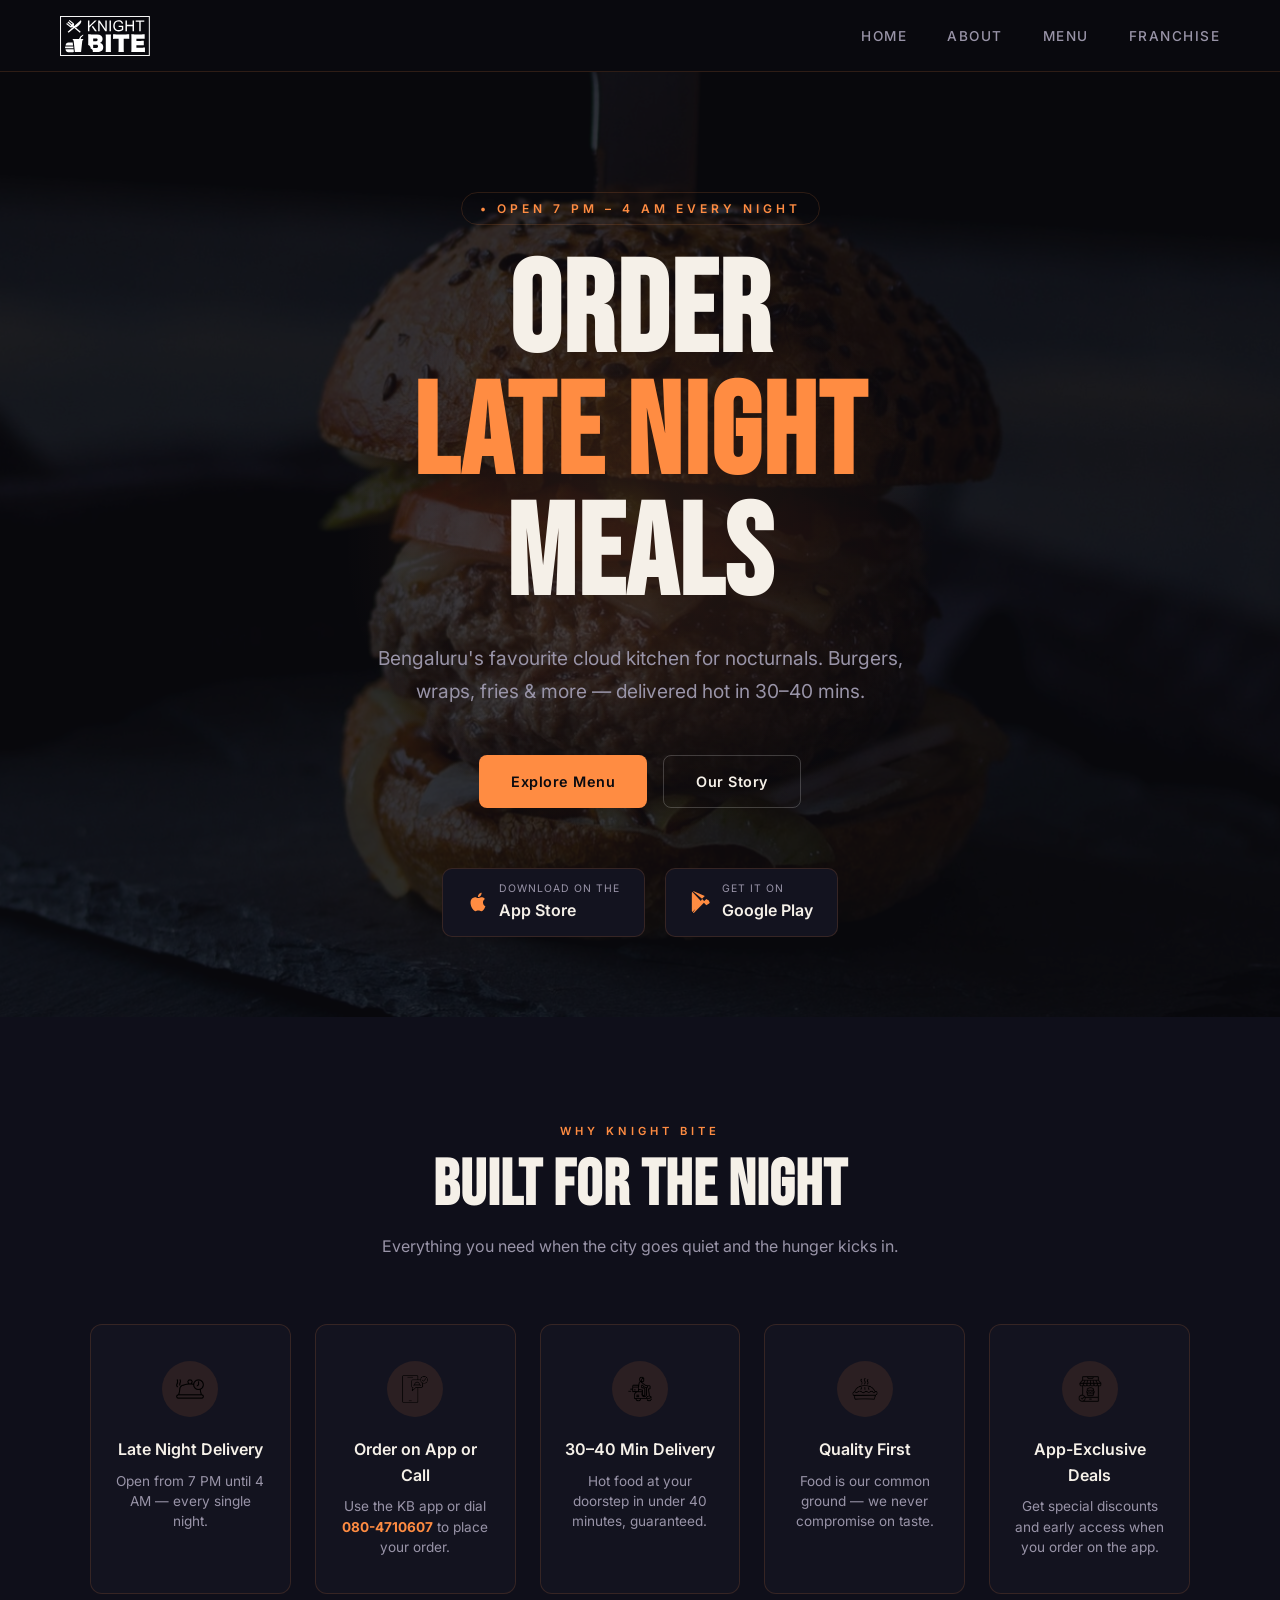
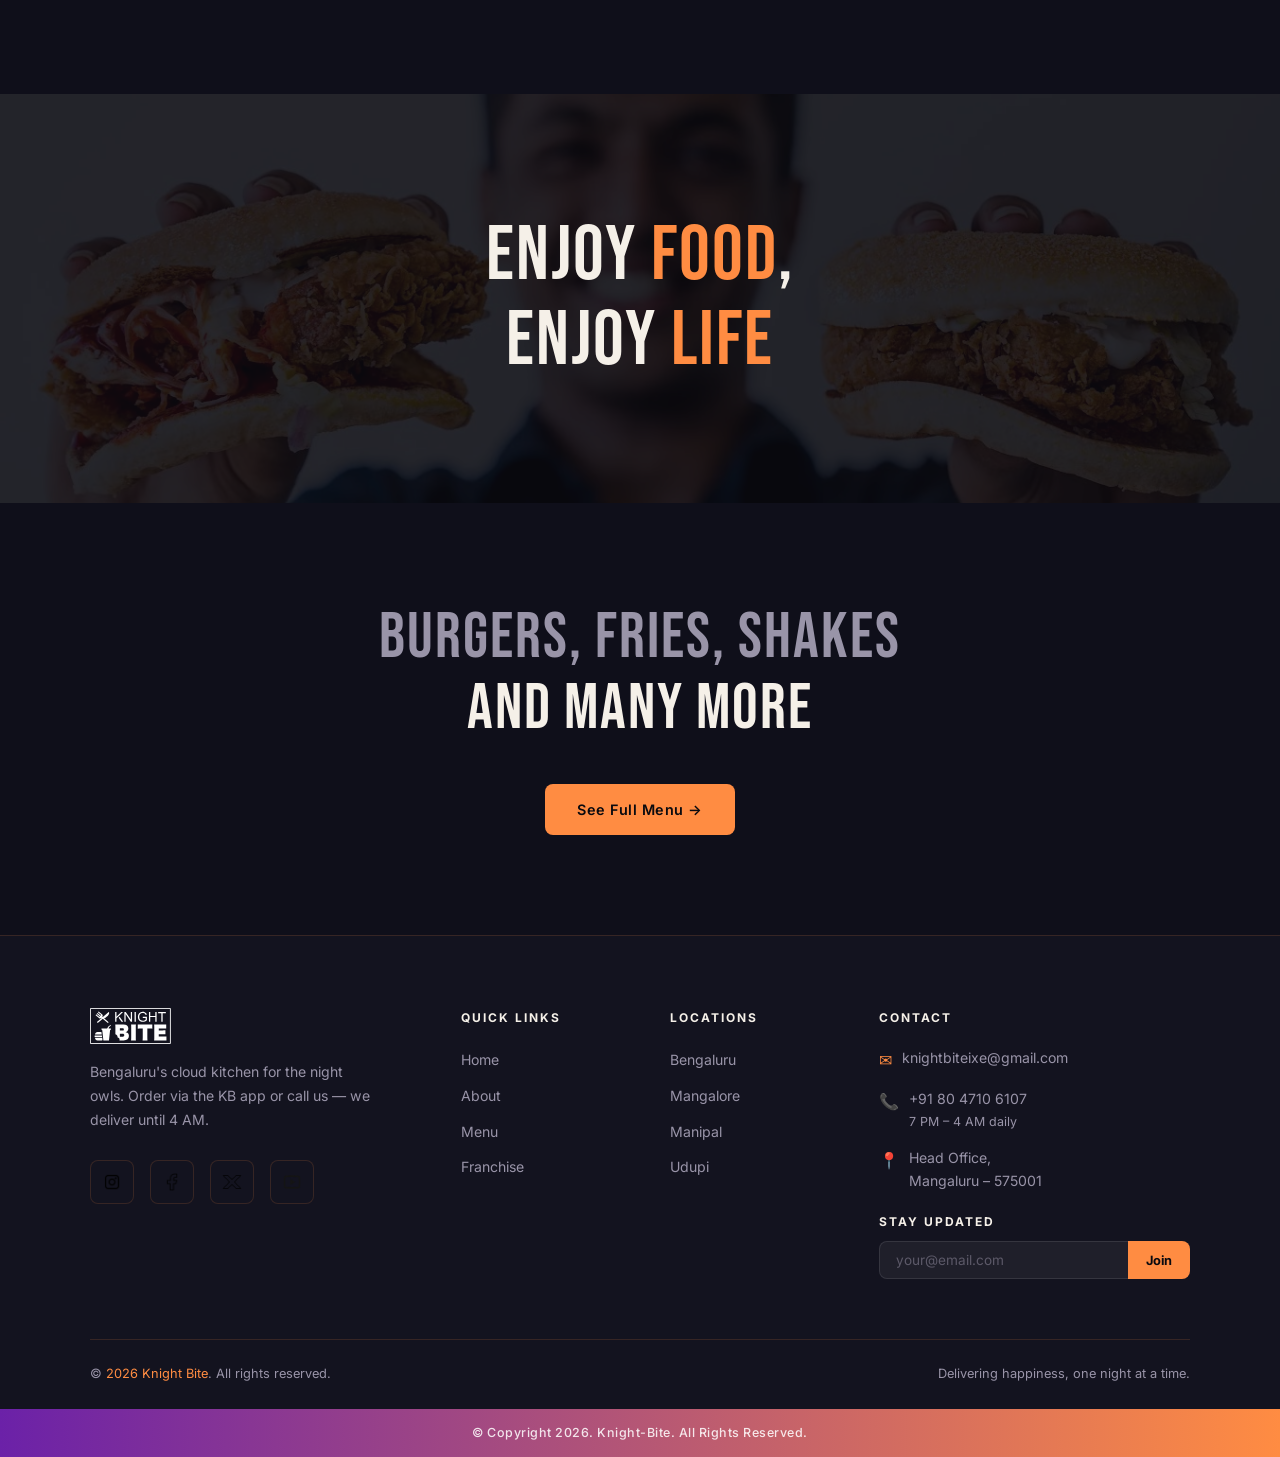
<file: index.html>
<!DOCTYPE html>
<html lang="en">
<head>
  <meta charset="UTF-8">
  <meta name="viewport" content="width=device-width, initial-scale=1.0">
  <meta name="description" content="Knight Bite — Late night cloud kitchen delivering burgers, wraps, and more until 4am in Bengaluru, Mangalore, Manipal & Udupi.">
  <title>Knight Bite | Late Night Food Delivery</title>
  <link rel="stylesheet" href="./Knight-Bite.css">
  <script src="./Knight-Bite.js" defer></script>
</head>
<body>

  <!-- ── NAVBAR ─────────────────────────────────── -->
  <header>
    <nav class="navbar">
      <div class="navbar-logo">
        <a href="./Knight-Bite.html">
          <img src="./Knight-Bite/brand-logo.svg" alt="Knight Bite Logo" onerror="this.style.display='none'; this.nextElementSibling.style.display='block'">
          <span class="logo-text" style="display:none;">KNIGHT BITE</span>
        </a>
      </div>
      <ul class="navbar-links">
        <li><a href="./Knight-Bite.html" class="active">Home</a></li>
        <li><a href="./about.html">About</a></li>
        <li><a href="./menu.html">Menu</a></li>
        <li><a href="./Franchise.html">Franchise</a></li>
      </ul>
      <button class="hamburger" id="hamburger" aria-label="Toggle navigation" aria-expanded="false">
        <span></span><span></span><span></span>
      </button>
    </nav>
    <ul class="mobile-nav" id="mobileNav">
      <li><a href="./Knight-Bite.html" class="active">Home</a></li>
      <li><a href="./about.html">About</a></li>
      <li><a href="./menu.html">Menu</a></li>
      <li><a href="./Franchise.html">Franchise</a></li>
    </ul>
  </header>

  <!-- ── HERO ───────────────────────────────────── -->
  <section class="hero">
    <div class="hero-bg"></div>
    <div class="hero-glow"></div>
    <div class="hero-content">
      <span class="hero-eyebrow">&#x2022; Open 7 PM – 4 AM Every Night</span>
      <h1 class="hero-title">
        Order<br>
        <span class="accent-word">Late Night</span><br>
        Meals
      </h1>
      <p class="hero-subtitle">
        Bengaluru's favourite cloud kitchen for nocturnals.
        Burgers, wraps, fries &amp; more — delivered hot in 30–40 mins.
      </p>
      <div class="hero-cta">
        <a href="./menu.html" class="btn btn-primary">Explore Menu</a>
        <a href="./about.html" class="btn btn-secondary">Our Story</a>
      </div>
      <div class="store-badges">
        <a href="https://apps.apple.com/in/app/" class="store-badge" target="_blank" rel="noopener noreferrer">
          <svg width="22" height="22" viewBox="0 0 24 24" fill="currentColor" aria-hidden="true"><path d="M18.71 19.5c-.83 1.24-1.71 2.45-3.05 2.47-1.34.03-1.77-.79-3.29-.79-1.53 0-2 .77-3.27.82-1.31.05-2.3-1.32-3.14-2.53C4.25 17 2.94 12.45 4.7 9.39c.87-1.52 2.43-2.48 4.12-2.51 1.28-.02 2.5.87 3.29.87.78 0 2.26-1.07 3.8-.91.65.03 2.47.26 3.64 1.98-.09.06-2.17 1.28-2.15 3.81.03 3.02 2.65 4.03 2.68 4.04-.03.07-.42 1.44-1.38 2.83M13 3.5c.73-.83 1.94-1.46 2.94-1.5.13 1.17-.34 2.35-1.04 3.19-.69.85-1.83 1.51-2.95 1.42-.15-1.15.41-2.35 1.05-3.11z"/></svg>
          <div class="store-badge-text">
            <small>Download on the</small>
            <strong>App Store</strong>
          </div>
        </a>
        <a href="https://play.google.com/store/apps/" class="store-badge" target="_blank" rel="noopener noreferrer">
          <svg width="22" height="22" viewBox="0 0 24 24" fill="currentColor" aria-hidden="true"><path d="M3.18 23.76c.3.16.64.2.96.12l12.12-12.12-3.04-3.04L3.18 23.76zM20.83 10.5l-3.02-1.74L14.4 12l3.41 3.41 3.02-1.73c.86-.49.86-1.69 0-2.18zM2.55 1.06C2.2 1.42 2 1.97 2 2.68v18.64c0 .71.2 1.26.55 1.62l.09.08 10.44-10.44v-.24L2.64.98l-.09.08zM13.12 8.41l3.04-3.04L4.14.29c-.32-.18-.68-.22-1 0l10 8.12z"/></svg>
          <div class="store-badge-text">
            <small>Get it on</small>
            <strong>Google Play</strong>
          </div>
        </a>
      </div>
    </div>
  </section>

  <!-- ── FEATURES ───────────────────────────────── -->
  <section class="section section-alt">
    <div class="section-header">
      <span class="section-eyebrow">Why Knight Bite</span>
      <h2 class="section-title">Built for the Night</h2>
      <p class="section-desc">Everything you need when the city goes quiet and the hunger kicks in.</p>
    </div>
    <div class="features-grid">
      <div class="feature-card">
        <div class="feature-icon">
          <img src="./Knight-Bite/Time.png" alt="Late night delivery icon">
        </div>
        <h3>Late Night Delivery</h3>
        <p>Open from 7 PM until 4 AM — every single night.</p>
      </div>
      <div class="feature-card">
        <div class="feature-icon">
          <img src="./Knight-Bite/App.png" alt="App icon">
        </div>
        <h3>Order on App or Call</h3>
        <p>Use the KB app or dial <strong style="color:var(--accent)">080-4710607</strong> to place your order.</p>
      </div>
      <div class="feature-card">
        <div class="feature-icon">
          <img src="./Knight-Bite/Delivery.png" alt="Delivery icon">
        </div>
        <h3>30–40 Min Delivery</h3>
        <p>Hot food at your doorstep in under 40 minutes, guaranteed.</p>
      </div>
      <div class="feature-card">
        <div class="feature-icon">
          <img src="./Knight-Bite/Food.png" alt="Food icon">
        </div>
        <h3>Quality First</h3>
        <p>Food is our common ground — we never compromise on taste.</p>
      </div>
      <div class="feature-card">
        <div class="feature-icon">
          <img src="./Knight-Bite/Store.png" alt="Store icon">
        </div>
        <h3>App-Exclusive Deals</h3>
        <p>Get special discounts and early access when you order on the app.</p>
      </div>
    </div>
  </section>

  <!-- ── QUOTE SECTION ──────────────────────────── -->
  <section class="quote-section">
    <div class="quote-bg"></div>
    <blockquote>
      Enjoy <span>food</span>,<br>enjoy <span>life</span>
    </blockquote>
  </section>

  <!-- ── SECOND QUOTE ────────────────────────────── -->
  <section class="section" style="text-align:center; background: var(--bg-section);">
    <blockquote style="font-family:'Bebas Neue',cursive; font-size:clamp(2rem,5vw,4.5rem); letter-spacing:2px; color: var(--text-muted); line-height:1.1; max-width:800px; margin:0 auto 40px;">
      Burgers, Fries, Shakes<br>
      <span style="color:var(--text)">and many more</span>
    </blockquote>
    <a href="./menu.html" class="btn btn-primary">See Full Menu &rarr;</a>
  </section>

  <!-- ── FOOTER ─────────────────────────────────── -->
  <footer class="footer">
    <div class="footer-grid">
      <div class="footer-brand">
        <img src="./Knight-Bite/brand-logo.svg" alt="Knight Bite" style="height:36px;" onerror="this.outerHTML='<span class=\'logo-text\' style=\'font-family:Bebas Neue,cursive;font-size:1.6rem;color:var(--accent);letter-spacing:3px;\'>KNIGHT BITE</span>'">
        <p>Bengaluru's cloud kitchen for the night owls. Order via the KB app or call us — we deliver until 4 AM.</p>
        <div class="social-row">
          <a href="https://www.instagram.com/knight_bite/" class="social-link" target="_blank" rel="noopener noreferrer" aria-label="Instagram">
            <img src="./Knight-Bite/Insta logo.png" alt="Instagram">
          </a>
          <a href="https://m.facebook.com/knightbiteIndia/" class="social-link" target="_blank" rel="noopener noreferrer" aria-label="Facebook">
            <img src="./Knight-Bite/Fb logo.png" alt="Facebook">
          </a>
          <a href="https://mobile.twitter.com/knight_bite" class="social-link" target="_blank" rel="noopener noreferrer" aria-label="Twitter">
            <img src="./Knight-Bite/twitter.png" alt="Twitter">
          </a>
          <a href="https://www.youtube.com/channel/UCbUM8v6bBtX8mcVFazJ9IQw" class="social-link" target="_blank" rel="noopener noreferrer" aria-label="YouTube">
            <img src="./Knight-Bite/Youtube1 logo.png" alt="YouTube">
          </a>
        </div>
      </div>
      <div class="footer-col">
        <h4>Quick Links</h4>
        <ul>
          <li><a href="./Knight-Bite.html">Home</a></li>
          <li><a href="./about.html">About</a></li>
          <li><a href="./menu.html">Menu</a></li>
          <li><a href="./Franchise.html">Franchise</a></li>
        </ul>
      </div>
      <div class="footer-col">
        <h4>Locations</h4>
        <ul>
          <li><a href="#">Bengaluru</a></li>
          <li><a href="#">Mangalore</a></li>
          <li><a href="#">Manipal</a></li>
          <li><a href="#">Udupi</a></li>
        </ul>
      </div>
      <div class="footer-col">
        <h4>Contact</h4>
        <div class="footer-contact-item">
          <span>✉</span>
          <span>knightbiteixe@gmail.com</span>
        </div>
        <div class="footer-contact-item">
          <span>📞</span>
          <span>+91 80 4710 6107<br>
          <small style="font-size:0.78rem;">7 PM – 4 AM daily</small></span>
        </div>
        <div class="footer-contact-item">
          <span>📍</span>
          <span>Head Office,<br>Mangaluru – 575001</span>
        </div>
        <div style="margin-top:20px;">
          <h4 style="margin-bottom:10px;">Stay Updated</h4>
          <div class="email-subscribe">
            <input type="email" id="emailInput" placeholder="your@email.com" aria-label="Email address">
            <button onclick="subscribeEmail()">Join</button>
          </div>
          <div class="subscribe-msg" id="subscribeMsg">Thanks for joining! ✓</div>
        </div>
      </div>
    </div>
    <div class="footer-bottom">
      <p>© <span id="year"></span> <span>Knight Bite</span>. All rights reserved.</p>
      <p>Delivering happiness, one night at a time.</p>
    </div>
  </footer>

  <div class="copyright-bar">
    <p>© Copyright <span id="year2"></span>. Knight-Bite. All Rights Reserved.</p>
  </div>

  <script>
    // Dynamic year
    const y = new Date().getFullYear();
    document.getElementById('year').textContent = y;
    document.getElementById('year2').textContent = y;

    // Hamburger menu
    const hamburger = document.getElementById('hamburger');
    const mobileNav = document.getElementById('mobileNav');
    hamburger.addEventListener('click', () => {
      const isOpen = mobileNav.classList.toggle('open');
      hamburger.classList.toggle('open', isOpen);
      hamburger.setAttribute('aria-expanded', isOpen);
    });

    // Email subscribe
    function subscribeEmail() {
      const input = document.getElementById('emailInput');
      const msg = document.getElementById('subscribeMsg');
      const emailRegex = /^[^\s@]+@[^\s@]+\.[^\s@]+$/;
      if (!emailRegex.test(input.value.trim())) {
        input.style.borderColor = '#ef4444';
        input.focus();
        return;
      }
      input.style.borderColor = '';
      msg.classList.add('show');
      input.value = '';
      setTimeout(() => msg.classList.remove('show'), 4000);
    }

    // Email subscribe on Enter
    document.getElementById('emailInput').addEventListener('keydown', (e) => {
      if (e.key === 'Enter') subscribeEmail();
    });
  </script>
</body>
</html>
</file>
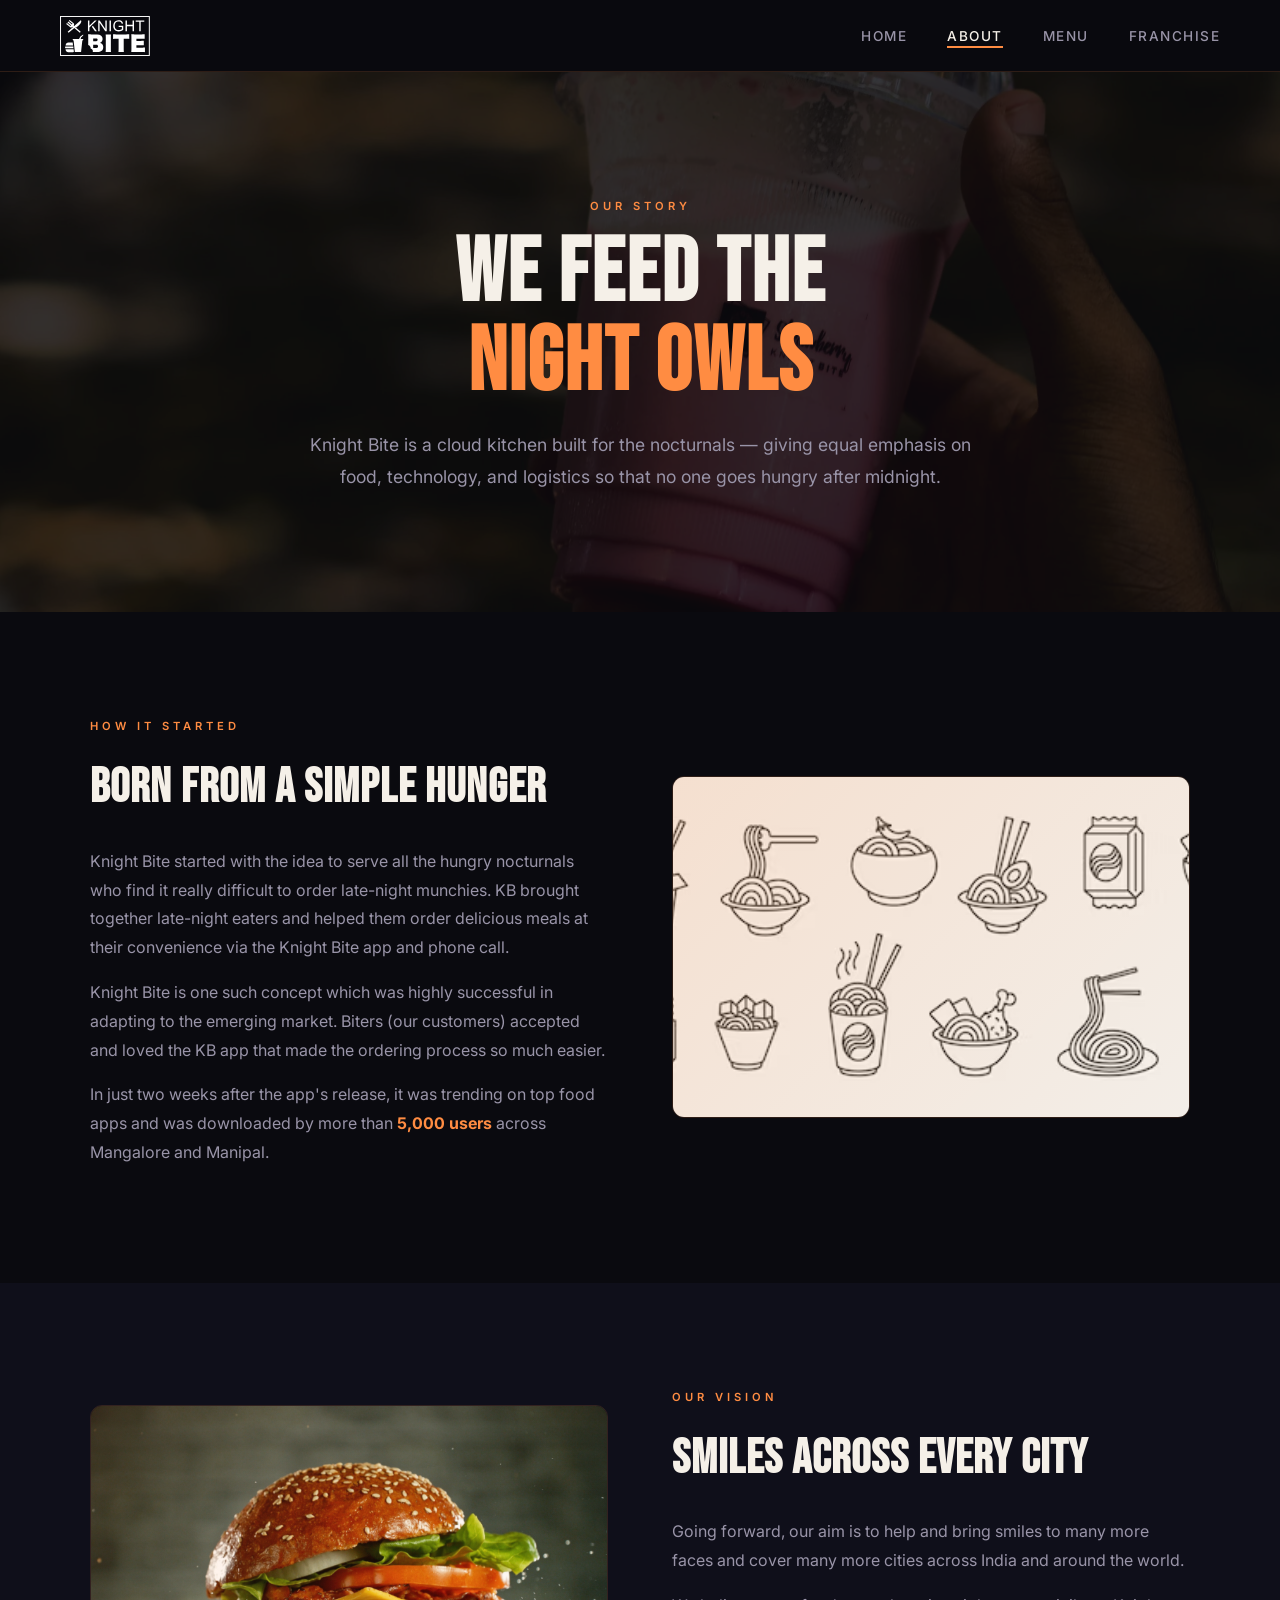
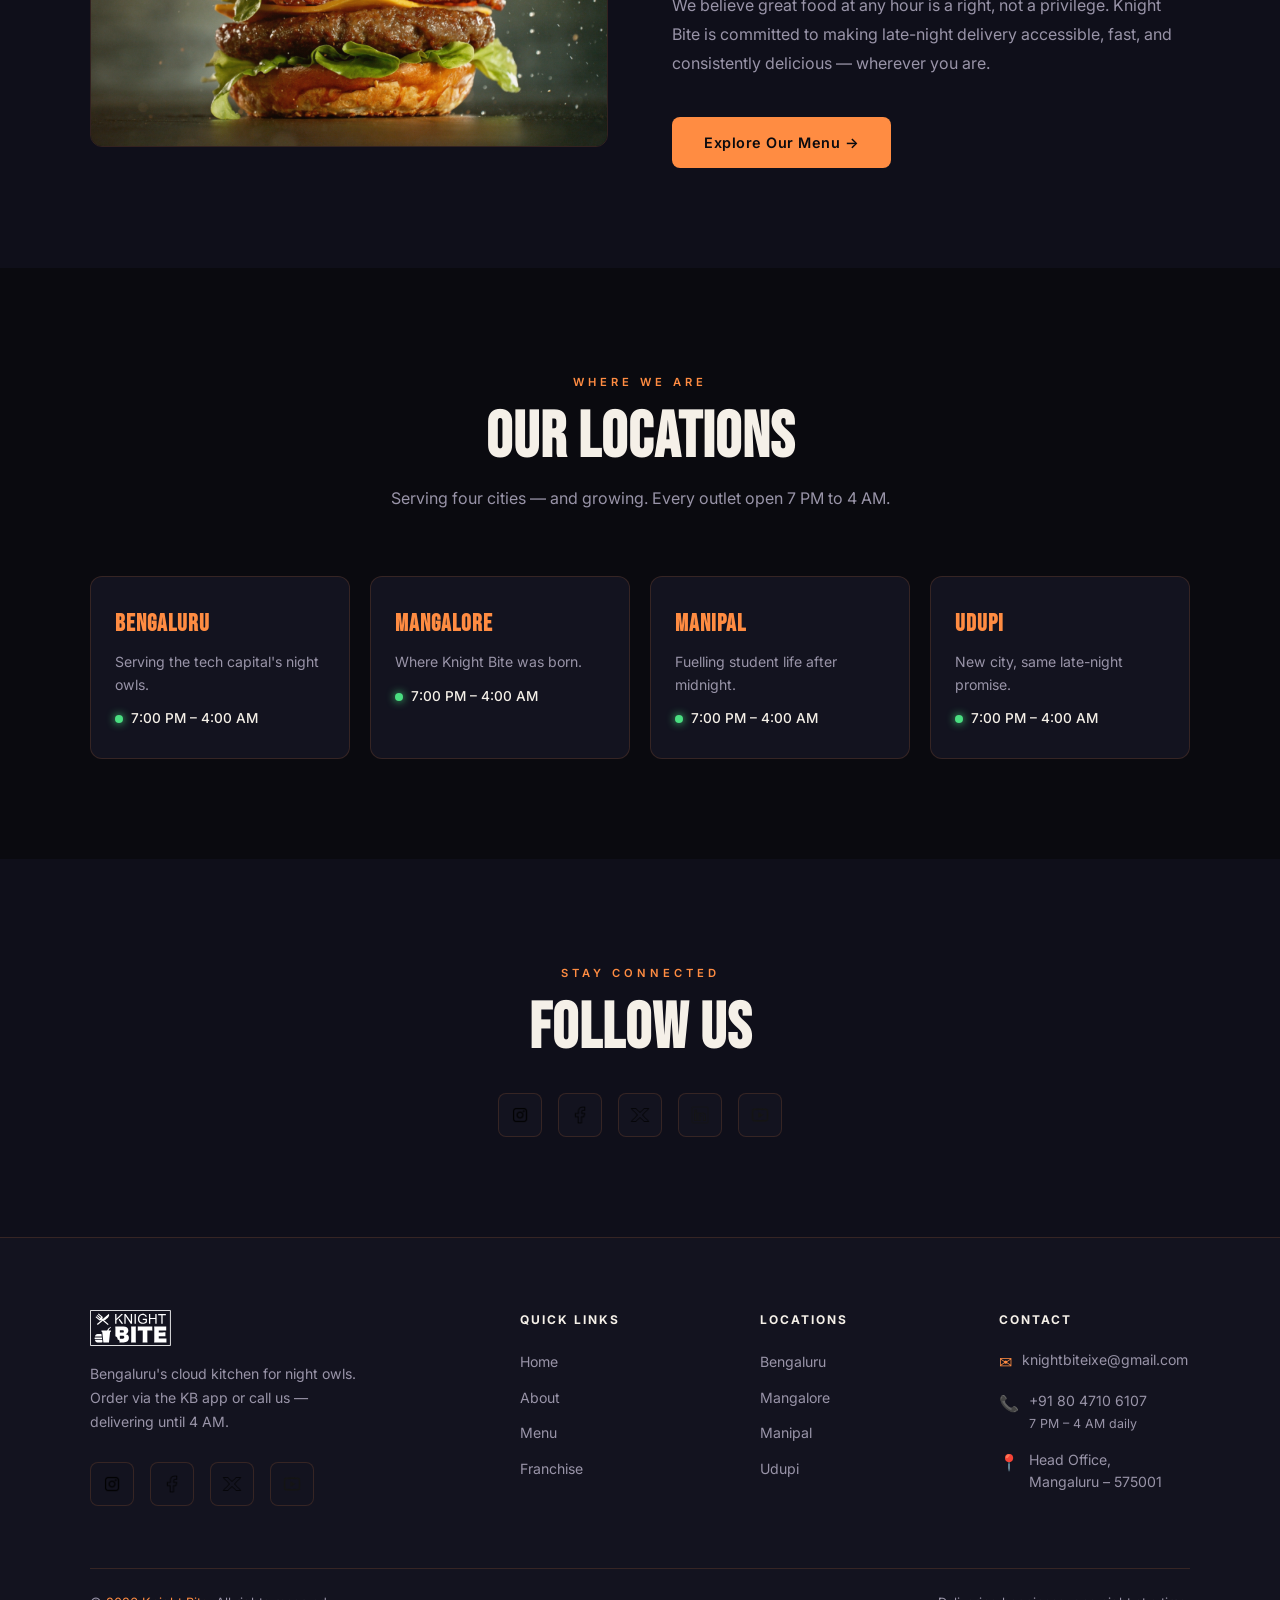
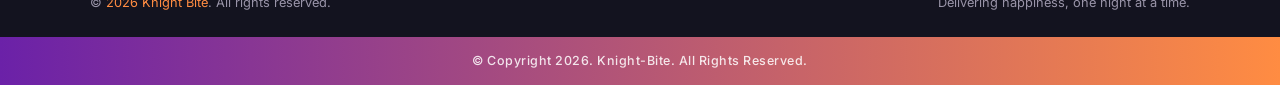
<file: about.html>
<!DOCTYPE html>
<html lang="en">
<head>
  <meta charset="UTF-8">
  <meta name="viewport" content="width=device-width, initial-scale=1.0">
  <meta name="description" content="Learn about Knight Bite — the late night cloud kitchen that started in Mangalore and now serves Bengaluru, Manipal, and beyond.">
  <title>About Us | Knight Bite</title>
  <link rel="stylesheet" href="./Knight-Bite.css">
  <script src="./Knight-Bite.js"></script>
</head>
<body>

  <!-- ── NAVBAR ─────────────────────────────────── -->
  <header>
    <nav class="navbar">
      <div class="navbar-logo">
        <a href="./Knight-Bite.html">
          <img src="./Knight-Bite/brand-logo.svg" alt="Knight Bite Logo"
               onerror="this.style.display='none'; this.nextElementSibling.style.display='block'">
          <span class="logo-text" style="display:none;">KNIGHT BITE</span>
        </a>
      </div>
      <ul class="navbar-links">
        <li><a href="./Knight-Bite.html">Home</a></li>
        <li><a href="./about.html" class="active">About</a></li>
        <li><a href="./menu.html">Menu</a></li>
        <li><a href="./Franchise.html">Franchise</a></li>
      </ul>
      <button class="hamburger" id="hamburger" aria-label="Toggle navigation" aria-expanded="false">
        <span></span><span></span><span></span>
      </button>
    </nav>
    <ul class="mobile-nav" id="mobileNav">
      <li><a href="./Knight-Bite.html">Home</a></li>
      <li><a href="./about.html" class="active">About</a></li>
      <li><a href="./menu.html">Menu</a></li>
      <li><a href="./Franchise.html">Franchise</a></li>
    </ul>
  </header>

  <!-- ── ABOUT HERO ─────────────────────────────── -->
  <section class="about-hero">
    <div class="about-hero-bg"></div>
    <div class="about-hero-content">
      <span class="section-eyebrow">Our Story</span>
      <h1>We Feed the<br><span style="color:var(--accent)">Night Owls</span></h1>
      <p>
        Knight Bite is a cloud kitchen built for the nocturnals — giving equal emphasis
        on food, technology, and logistics so that no one goes hungry after midnight.
      </p>
    </div>
  </section>

  <!-- ── ORIGIN STORY ───────────────────────────── -->
  <section class="section">
    <div class="about-grid">
      <div class="about-text">
        <span class="section-eyebrow">How It Started</span>
        <h2>Born from a Simple Hunger</h2>
        <p>
          Knight Bite started with the idea to serve all the hungry nocturnals who find
          it really difficult to order late-night munchies. KB brought together late-night
          eaters and helped them order delicious meals at their convenience via the
          Knight Bite app and phone call.
        </p>
        <p>
          Knight Bite is one such concept which was highly successful in adapting to
          the emerging market. Biters (our customers) accepted and loved the KB app
          that made the ordering process so much easier.
        </p>
        <p>
          In just two weeks after the app's release, it was trending on top food apps
          and was downloaded by more than <strong style="color:var(--accent)">5,000 users</strong>
          across Mangalore and Manipal.
        </p>
      </div>
      <div class="about-img-wrap">
        <img src="./Knight-Bite/food-strip1.avif" alt="Knight Bite food selection"
             onerror="this.src=''; this.alt=''; this.style.background='var(--bg-card)';">
      </div>
    </div>
  </section>

  <!-- ── VISION ─────────────────────────────────── -->
  <section class="section section-alt">
    <div class="about-grid" style="direction: rtl;">
      <div class="about-text" style="direction: ltr;">
        <span class="section-eyebrow">Our Vision</span>
        <h2>Smiles Across Every City</h2>
        <p>
          Going forward, our aim is to help and bring smiles to many more faces
          and cover many more cities across India and around the world.
        </p>
        <p>
          We believe great food at any hour is a right, not a privilege. Knight Bite
          is committed to making late-night delivery accessible, fast, and consistently
          delicious — wherever you are.
        </p>
        <a href="./menu.html" class="btn btn-primary" style="margin-top:24px; display:inline-flex;">
          Explore Our Menu &rarr;
        </a>
      </div>
      <div class="about-img-wrap" style="direction: ltr;">
        <img src="./Knight-Bite/inner-img1.png" alt="Knight Bite vision"
             onerror="this.src=''; this.style.background='var(--bg-card)'; this.style.minHeight='300px';">
      </div>
    </div>
  </section>

  <!-- ── LOCATIONS ──────────────────────────────── -->
  <section class="section">
    <div class="section-header">
      <span class="section-eyebrow">Where We Are</span>
      <h2 class="section-title">Our Locations</h2>
      <p class="section-desc">Serving four cities — and growing. Every outlet open 7 PM to 4 AM.</p>
    </div>
    <div class="locations-grid">
      <div class="location-card">
        <h3>Bengaluru</h3>
        <p>Serving the tech capital's night owls.</p>
        <div class="hours">
          <span class="hours-dot"></span>
          7:00 PM – 4:00 AM
        </div>
      </div>
      <div class="location-card">
        <h3>Mangalore</h3>
        <p>Where Knight Bite was born.</p>
        <div class="hours">
          <span class="hours-dot"></span>
          7:00 PM – 4:00 AM
        </div>
      </div>
      <div class="location-card">
        <h3>Manipal</h3>
        <p>Fuelling student life after midnight.</p>
        <div class="hours">
          <span class="hours-dot"></span>
          7:00 PM – 4:00 AM
        </div>
      </div>
      <div class="location-card">
        <h3>Udupi</h3>
        <p>New city, same late-night promise.</p>
        <div class="hours">
          <span class="hours-dot"></span>
          7:00 PM – 4:00 AM
        </div>
      </div>
    </div>
  </section>

  <!-- ── FOLLOW US ──────────────────────────────── -->
  <section class="section section-alt" style="text-align:center;">
    <div class="section-header" style="margin-bottom:32px;">
      <span class="section-eyebrow">Stay Connected</span>
      <h2 class="section-title">Follow Us</h2>
    </div>
    <div class="social-row" style="justify-content:center;">
      <a href="https://www.instagram.com/knight_bite/" class="social-link" target="_blank" rel="noopener noreferrer" aria-label="Instagram">
        <img src="./Knight-Bite/Insta logo.png" alt="Instagram">
      </a>
      <a href="https://m.facebook.com/knightbiteIndia/" class="social-link" target="_blank" rel="noopener noreferrer" aria-label="Facebook">
        <img src="./Knight-Bite/Fb logo.png" alt="Facebook">
      </a>
      <a href="https://mobile.twitter.com/knight_bite" class="social-link" target="_blank" rel="noopener noreferrer" aria-label="Twitter">
        <img src="./Knight-Bite/twitter.png" alt="Twitter">
      </a>
      <a href="https://lu.linkedin.com/company/knightbite" class="social-link" target="_blank" rel="noopener noreferrer" aria-label="LinkedIn">
        <img src="./Knight-Bite/linkedin logo.png" alt="LinkedIn">
      </a>
      <a href="https://www.youtube.com/channel/UCbUM8v6bBtX8mcVFazJ9IQw" class="social-link" target="_blank" rel="noopener noreferrer" aria-label="YouTube">
        <img src="./Knight-Bite/Youtube1 logo.png" alt="YouTube">
      </a>
    </div>
  </section>

  <!-- ── FOOTER ─────────────────────────────────── -->
  <footer class="footer">
    <div class="footer-grid">
      <div class="footer-brand">
        <img src="./Knight-Bite/brand-logo.svg" alt="Knight Bite" style="height:36px;"
             onerror="this.outerHTML='<span style=\'font-family:Bebas Neue,cursive;font-size:1.6rem;color:var(--accent);letter-spacing:3px;\'>KNIGHT BITE</span>'">
        <p>Bengaluru's cloud kitchen for night owls. Order via the KB app or call us — delivering until 4 AM.</p>
        <div class="social-row">
          <a href="https://www.instagram.com/knight_bite/" class="social-link" target="_blank" rel="noopener noreferrer" aria-label="Instagram">
            <img src="./Knight-Bite/Insta logo.png" alt="Instagram">
          </a>
          <a href="https://m.facebook.com/knightbiteIndia/" class="social-link" target="_blank" rel="noopener noreferrer" aria-label="Facebook">
            <img src="./Knight-Bite/Fb logo.png" alt="Facebook">
          </a>
          <a href="https://mobile.twitter.com/knight_bite" class="social-link" target="_blank" rel="noopener noreferrer" aria-label="Twitter">
            <img src="./Knight-Bite/twitter.png" alt="Twitter">
          </a>
          <a href="https://www.youtube.com/channel/UCbUM8v6bBtX8mcVFazJ9IQw" class="social-link" target="_blank" rel="noopener noreferrer" aria-label="YouTube">
            <img src="./Knight-Bite/Youtube1 logo.png" alt="YouTube">
          </a>
        </div>
      </div>
      <div class="footer-col">
        <h4>Quick Links</h4>
        <ul>
          <li><a href="./Knight-Bite.html">Home</a></li>
          <li><a href="./about.html">About</a></li>
          <li><a href="./menu.html">Menu</a></li>
          <li><a href="./Franchise.html">Franchise</a></li>
        </ul>
      </div>
      <div class="footer-col">
        <h4>Locations</h4>
        <ul>
          <li><a href="#">Bengaluru</a></li>
          <li><a href="#">Mangalore</a></li>
          <li><a href="#">Manipal</a></li>
          <li><a href="#">Udupi</a></li>
        </ul>
      </div>
      <div class="footer-col">
        <h4>Contact</h4>
        <div class="footer-contact-item">
          <span>✉</span>
          <span>knightbiteixe@gmail.com</span>
        </div>
        <div class="footer-contact-item">
          <span>📞</span>
          <span>+91 80 4710 6107<br>
          <small style="font-size:0.78rem;">7 PM – 4 AM daily</small></span>
        </div>
        <div class="footer-contact-item">
          <span>📍</span>
          <span>Head Office,<br>Mangaluru – 575001</span>
        </div>
      </div>
    </div>
    <div class="footer-bottom">
      <p>© <span id="year"></span> <span>Knight Bite</span>. All rights reserved.</p>
      <p>Delivering happiness, one night at a time.</p>
    </div>
  </footer>

  <div class="copyright-bar">
    <p>© Copyright <span id="year2"></span>. Knight-Bite. All Rights Reserved.</p>
  </div>

  <script>
    const y = new Date().getFullYear();
    document.getElementById('year').textContent = y;
    document.getElementById('year2').textContent = y;

    const hamburger = document.getElementById('hamburger');
    const mobileNav = document.getElementById('mobileNav');
    hamburger.addEventListener('click', () => {
      const isOpen = mobileNav.classList.toggle('open');
      hamburger.classList.toggle('open', isOpen);
      hamburger.setAttribute('aria-expanded', isOpen);
    });
  </script>
</body>
</html>
</file>
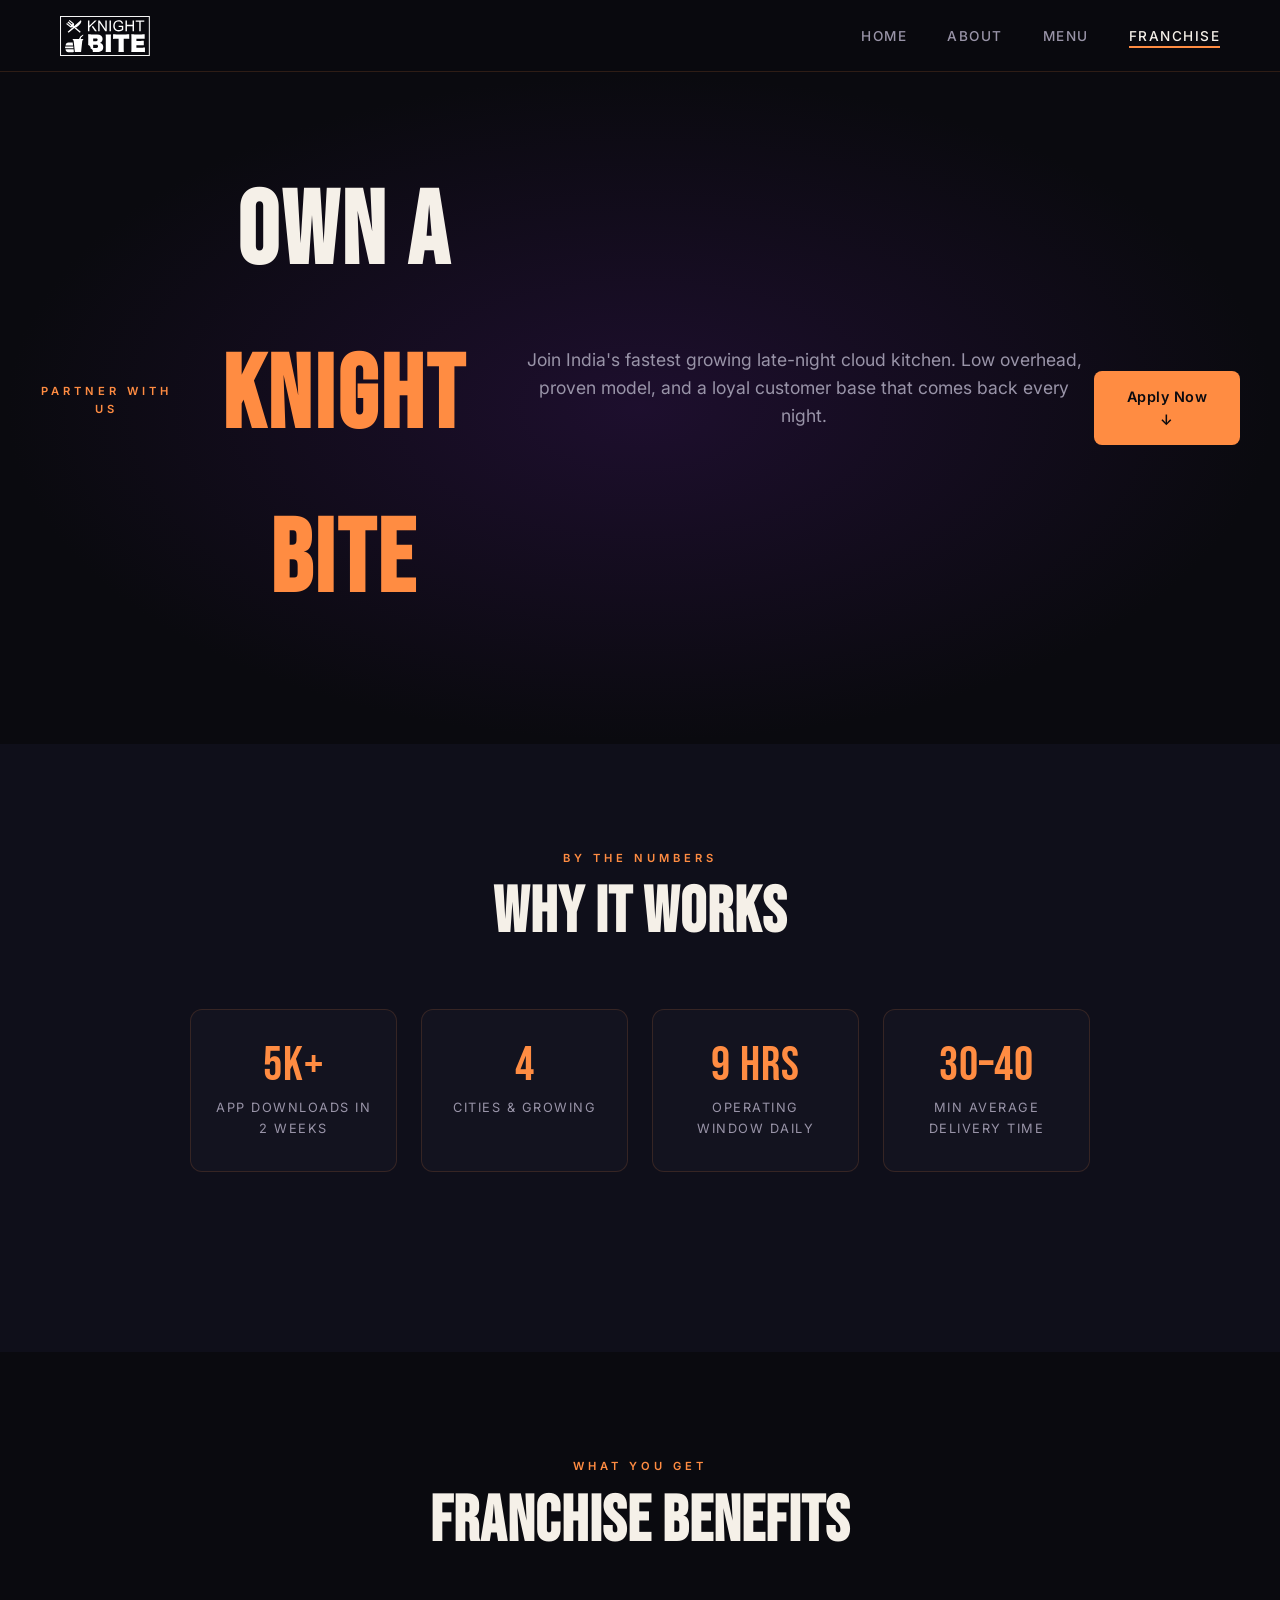
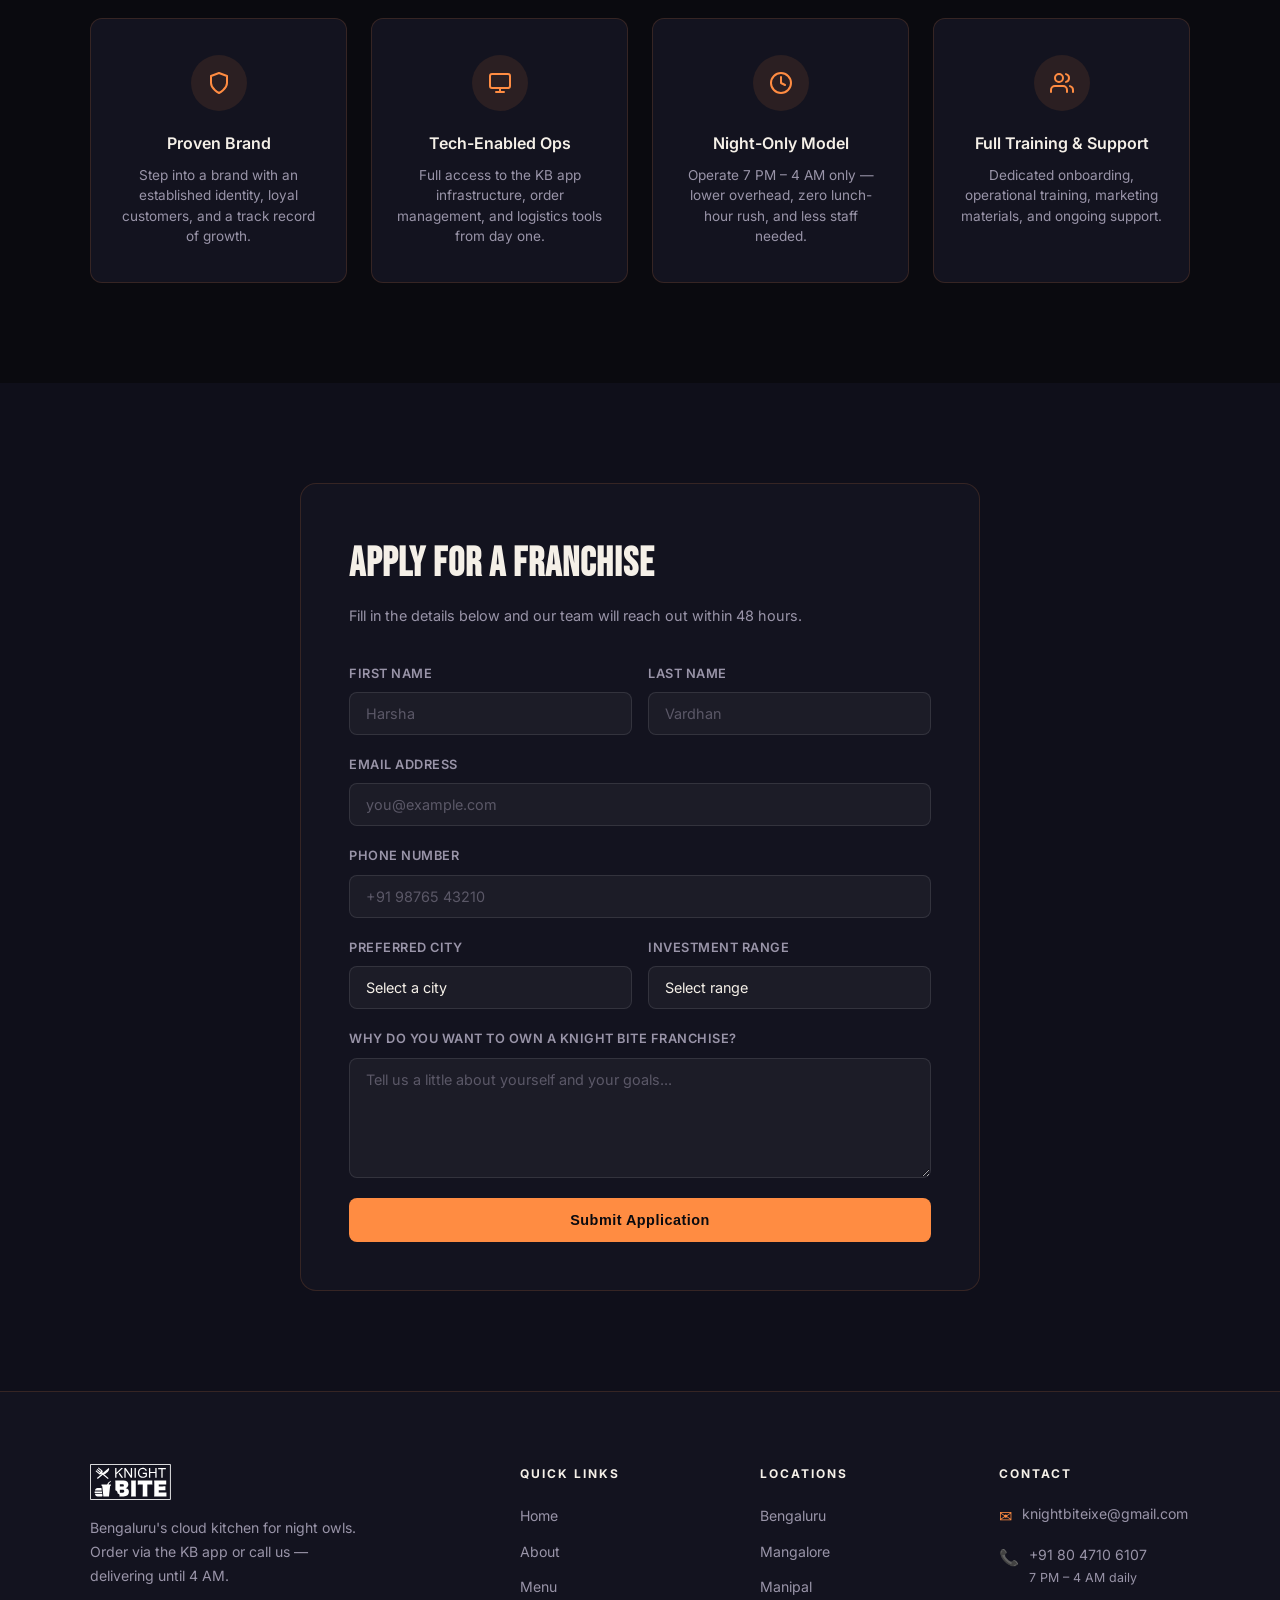
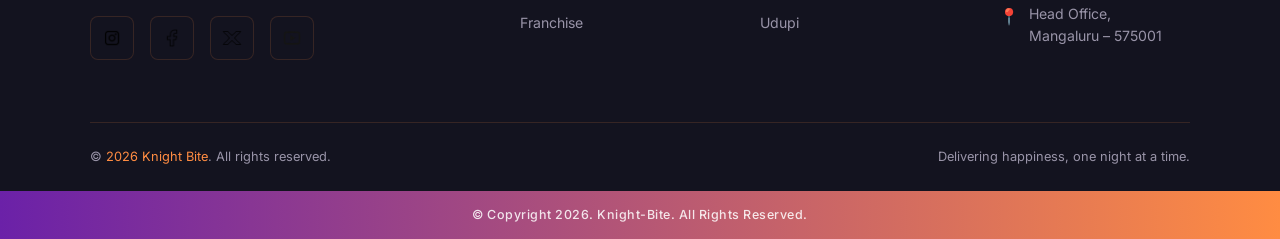
<file: Franchise.html>
<!DOCTYPE html>
<html lang="en">
<head>
  <meta charset="UTF-8">
  <meta name="viewport" content="width=device-width, initial-scale=1.0">
  <meta name="description" content="Own a Knight Bite franchise — join India's fastest growing late-night cloud kitchen brand.">
  <title>Franchise | Knight Bite</title>
  <link rel="stylesheet" href="./Knight-Bite.css">
  <script src="./Knight-Bite.js"></script>
</head>
<body>

  <!-- ── NAVBAR ─────────────────────────────────── -->
  <header>
    <nav class="navbar">
      <div class="navbar-logo">
        <a href="./Knight-Bite.html">
          <img src="./Knight-Bite/brand-logo.svg" alt="Knight Bite Logo"
               onerror="this.style.display='none'; this.nextElementSibling.style.display='block'">
          <span class="logo-text" style="display:none;">KNIGHT BITE</span>
        </a>
      </div>
      <ul class="navbar-links">
        <li><a href="./Knight-Bite.html">Home</a></li>
        <li><a href="./about.html">About</a></li>
        <li><a href="./menu.html">Menu</a></li>
        <li><a href="./Franchise.html" class="active">Franchise</a></li>
      </ul>
      <button class="hamburger" id="hamburger" aria-label="Toggle navigation" aria-expanded="false">
        <span></span><span></span><span></span>
      </button>
    </nav>
    <ul class="mobile-nav" id="mobileNav">
      <li><a href="./Knight-Bite.html">Home</a></li>
      <li><a href="./about.html">About</a></li>
      <li><a href="./menu.html">Menu</a></li>
      <li><a href="./Franchise.html" class="active">Franchise</a></li>
    </ul>
  </header>

  <!-- ── FRANCHISE HERO ─────────────────────────── -->
  <section class="franchise-hero">
    <span class="section-eyebrow">Partner With Us</span>
    <h1>Own a<br><span style="color:var(--accent)">Knight Bite</span></h1>
    <p>
      Join India's fastest growing late-night cloud kitchen. Low overhead,
      proven model, and a loyal customer base that comes back every night.
    </p>
    <a href="#apply" class="btn btn-primary">Apply Now &darr;</a>
  </section>

  <!-- ── STATS ──────────────────────────────────── -->
  <section class="section section-alt">
    <div class="section-header">
      <span class="section-eyebrow">By the Numbers</span>
      <h2 class="section-title">Why It Works</h2>
    </div>
    <div class="franchise-stats">
      <div class="stat-card">
        <div class="stat-number">5K+</div>
        <div class="stat-label">App Downloads in 2 Weeks</div>
      </div>
      <div class="stat-card">
        <div class="stat-number">4</div>
        <div class="stat-label">Cities & Growing</div>
      </div>
      <div class="stat-card">
        <div class="stat-number">9 hrs</div>
        <div class="stat-label">Operating Window Daily</div>
      </div>
      <div class="stat-card">
        <div class="stat-number">30–40</div>
        <div class="stat-label">Min Average Delivery Time</div>
      </div>
    </div>
  </section>

  <!-- ── BENEFITS ───────────────────────────────── -->
  <section class="section">
    <div class="section-header">
      <span class="section-eyebrow">What You Get</span>
      <h2 class="section-title">Franchise Benefits</h2>
    </div>
    <div class="features-grid">
      <div class="feature-card">
        <div class="feature-icon">
          <svg width="24" height="24" viewBox="0 0 24 24" fill="none" stroke="var(--accent)" stroke-width="2" stroke-linecap="round" stroke-linejoin="round"><path d="M12 22s8-4 8-10V5l-8-3-8 3v7c0 6 8 10 8 10z"/></svg>
        </div>
        <h3>Proven Brand</h3>
        <p>Step into a brand with an established identity, loyal customers, and a track record of growth.</p>
      </div>
      <div class="feature-card">
        <div class="feature-icon">
          <svg width="24" height="24" viewBox="0 0 24 24" fill="none" stroke="var(--accent)" stroke-width="2" stroke-linecap="round" stroke-linejoin="round"><rect x="2" y="3" width="20" height="14" rx="2"/><path d="M8 21h8M12 17v4"/></svg>
        </div>
        <h3>Tech-Enabled Ops</h3>
        <p>Full access to the KB app infrastructure, order management, and logistics tools from day one.</p>
      </div>
      <div class="feature-card">
        <div class="feature-icon">
          <svg width="24" height="24" viewBox="0 0 24 24" fill="none" stroke="var(--accent)" stroke-width="2" stroke-linecap="round" stroke-linejoin="round"><circle cx="12" cy="12" r="10"/><path d="M12 6v6l4 2"/></svg>
        </div>
        <h3>Night-Only Model</h3>
        <p>Operate 7 PM – 4 AM only — lower overhead, zero lunch-hour rush, and less staff needed.</p>
      </div>
      <div class="feature-card">
        <div class="feature-icon">
          <svg width="24" height="24" viewBox="0 0 24 24" fill="none" stroke="var(--accent)" stroke-width="2" stroke-linecap="round" stroke-linejoin="round"><path d="M17 21v-2a4 4 0 0 0-4-4H5a4 4 0 0 0-4 4v2"/><circle cx="9" cy="7" r="4"/><path d="M23 21v-2a4 4 0 0 0-3-3.87M16 3.13a4 4 0 0 1 0 7.75"/></svg>
        </div>
        <h3>Full Training & Support</h3>
        <p>Dedicated onboarding, operational training, marketing materials, and ongoing support.</p>
      </div>
    </div>
  </section>

  <!-- ── APPLICATION FORM ───────────────────────── -->
  <section class="section section-alt" id="apply">
    <div class="franchise-form-wrap">
      <h2>Apply for a Franchise</h2>
      <p>Fill in the details below and our team will reach out within 48 hours.</p>

      <div class="form-row">
        <div class="form-group">
          <label for="firstName">First Name</label>
          <input type="text" id="firstName" placeholder="Harsha" autocomplete="given-name">
        </div>
        <div class="form-group">
          <label for="lastName">Last Name</label>
          <input type="text" id="lastName" placeholder="Vardhan" autocomplete="family-name">
        </div>
      </div>

      <div class="form-group">
        <label for="email">Email Address</label>
        <input type="email" id="email" placeholder="you@example.com" autocomplete="email">
      </div>

      <div class="form-group">
        <label for="phone">Phone Number</label>
        <input type="tel" id="phone" placeholder="+91 98765 43210" autocomplete="tel">
      </div>

      <div class="form-row">
        <div class="form-group">
          <label for="city">Preferred City</label>
          <select id="city">
            <option value="" disabled selected>Select a city</option>
            <option>Bengaluru</option>
            <option>Hyderabad</option>
            <option>Chennai</option>
            <option>Pune</option>
            <option>Mumbai</option>
            <option>Delhi</option>
            <option>Other</option>
          </select>
        </div>
        <div class="form-group">
          <label for="investment">Investment Range</label>
          <select id="investment">
            <option value="" disabled selected>Select range</option>
            <option>₹5L – ₹10L</option>
            <option>₹10L – ₹20L</option>
            <option>₹20L – ₹50L</option>
            <option>₹50L+</option>
          </select>
        </div>
      </div>

      <div class="form-group">
        <label for="message">Why do you want to own a Knight Bite franchise?</label>
        <textarea id="message" placeholder="Tell us a little about yourself and your goals..."></textarea>
      </div>

      <button class="btn btn-primary" style="width:100%; justify-content:center;" onclick="submitFranchise()">
        Submit Application
      </button>

      <div class="form-success" id="formSuccess">
        ✓ &nbsp;Application received! We'll be in touch within 48 hours.
      </div>
    </div>
  </section>

  <!-- ── FOOTER ─────────────────────────────────── -->
  <footer class="footer">
    <div class="footer-grid">
      <div class="footer-brand">
        <img src="./Knight-Bite/brand-logo.svg" alt="Knight Bite" style="height:36px;"
             onerror="this.outerHTML='<span style=\'font-family:Bebas Neue,cursive;font-size:1.6rem;color:var(--accent);letter-spacing:3px;\'>KNIGHT BITE</span>'">
        <p>Bengaluru's cloud kitchen for night owls. Order via the KB app or call us — delivering until 4 AM.</p>
        <div class="social-row">
          <a href="https://www.instagram.com/knight_bite/" class="social-link" target="_blank" rel="noopener noreferrer" aria-label="Instagram">
            <img src="./Knight-Bite/Insta logo.png" alt="Instagram">
          </a>
          <a href="https://m.facebook.com/knightbiteIndia/" class="social-link" target="_blank" rel="noopener noreferrer" aria-label="Facebook">
            <img src="./Knight-Bite/Fb logo.png" alt="Facebook">
          </a>
          <a href="https://mobile.twitter.com/knight_bite" class="social-link" target="_blank" rel="noopener noreferrer" aria-label="Twitter">
            <img src="./Knight-Bite/twitter.png" alt="Twitter">
          </a>
          <a href="https://www.youtube.com/channel/UCbUM8v6bBtX8mcVFazJ9IQw" class="social-link" target="_blank" rel="noopener noreferrer" aria-label="YouTube">
            <img src="./Knight-Bite/Youtube1 logo.png" alt="YouTube">
          </a>
        </div>
      </div>
      <div class="footer-col">
        <h4>Quick Links</h4>
        <ul>
          <li><a href="./Knight-Bite.html">Home</a></li>
          <li><a href="./about.html">About</a></li>
          <li><a href="./menu.html">Menu</a></li>
          <li><a href="./Franchise.html">Franchise</a></li>
        </ul>
      </div>
      <div class="footer-col">
        <h4>Locations</h4>
        <ul>
          <li><a href="#">Bengaluru</a></li>
          <li><a href="#">Mangalore</a></li>
          <li><a href="#">Manipal</a></li>
          <li><a href="#">Udupi</a></li>
        </ul>
      </div>
      <div class="footer-col">
        <h4>Contact</h4>
        <div class="footer-contact-item">
          <span>✉</span>
          <span>knightbiteixe@gmail.com</span>
        </div>
        <div class="footer-contact-item">
          <span>📞</span>
          <span>+91 80 4710 6107<br>
          <small style="font-size:0.78rem;">7 PM – 4 AM daily</small></span>
        </div>
        <div class="footer-contact-item">
          <span>📍</span>
          <span>Head Office,<br>Mangaluru – 575001</span>
        </div>
      </div>
    </div>
    <div class="footer-bottom">
      <p>© <span id="year"></span> <span>Knight Bite</span>. All rights reserved.</p>
      <p>Delivering happiness, one night at a time.</p>
    </div>
  </footer>

  <div class="copyright-bar">
    <p>© Copyright <span id="year2"></span>. Knight-Bite. All Rights Reserved.</p>
  </div>

  <script>
    const y = new Date().getFullYear();
    document.getElementById('year').textContent = y;
    document.getElementById('year2').textContent = y;

    const hamburger = document.getElementById('hamburger');
    const mobileNav = document.getElementById('mobileNav');
    hamburger.addEventListener('click', () => {
      const isOpen = mobileNav.classList.toggle('open');
      hamburger.classList.toggle('open', isOpen);
      hamburger.setAttribute('aria-expanded', isOpen);
    });

    function submitFranchise() {
      const firstName = document.getElementById('firstName').value.trim();
      const email    = document.getElementById('email').value.trim();
      const city     = document.getElementById('city').value;

      if (!firstName || !email || !city) {
        alert('Please fill in at least your name, email, and preferred city.');
        return;
      }
      const emailRegex = /^[^\s@]+@[^\s@]+\.[^\s@]+$/;
      if (!emailRegex.test(email)) {
        alert('Please enter a valid email address.');
        return;
      }

      const success = document.getElementById('formSuccess');
      success.style.display = 'block';
      window.scrollTo({ top: success.offsetTop - 40, behavior: 'smooth' });
    }
  </script>
</body>
</html>
</file>
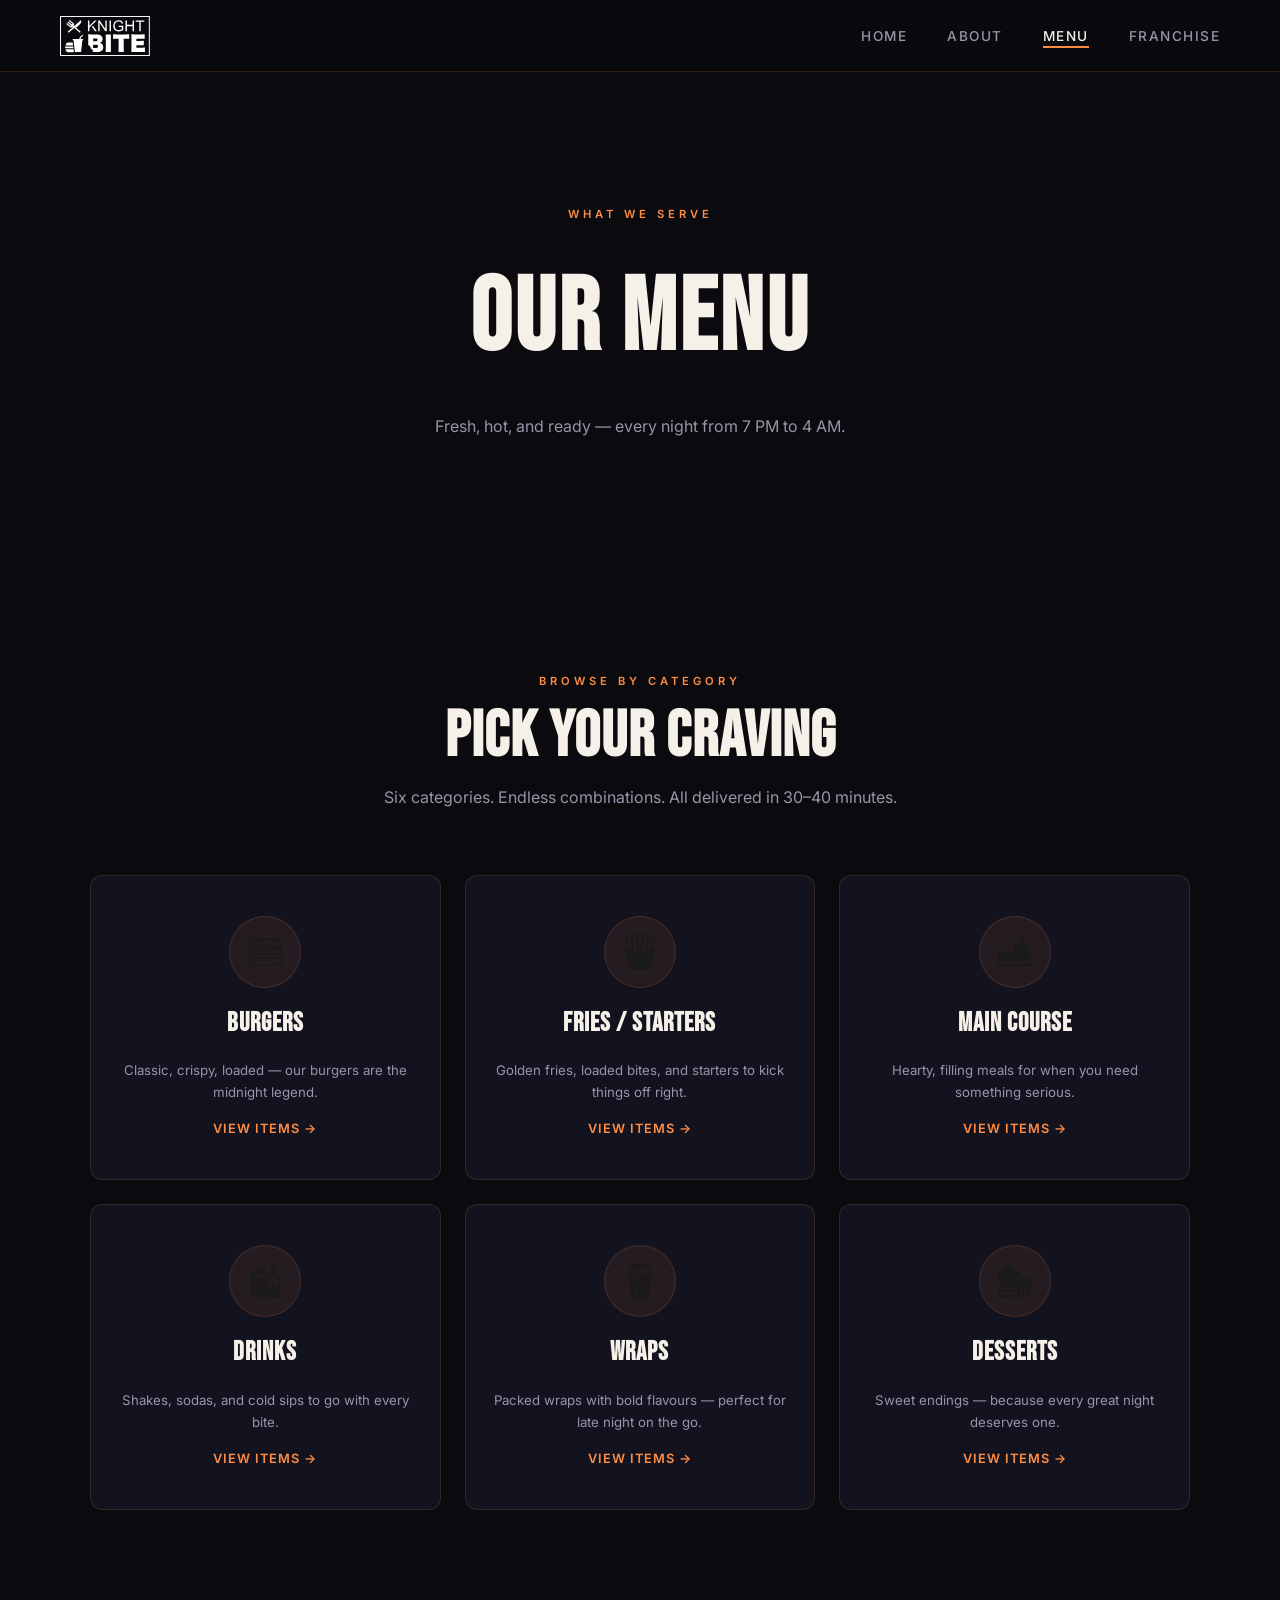
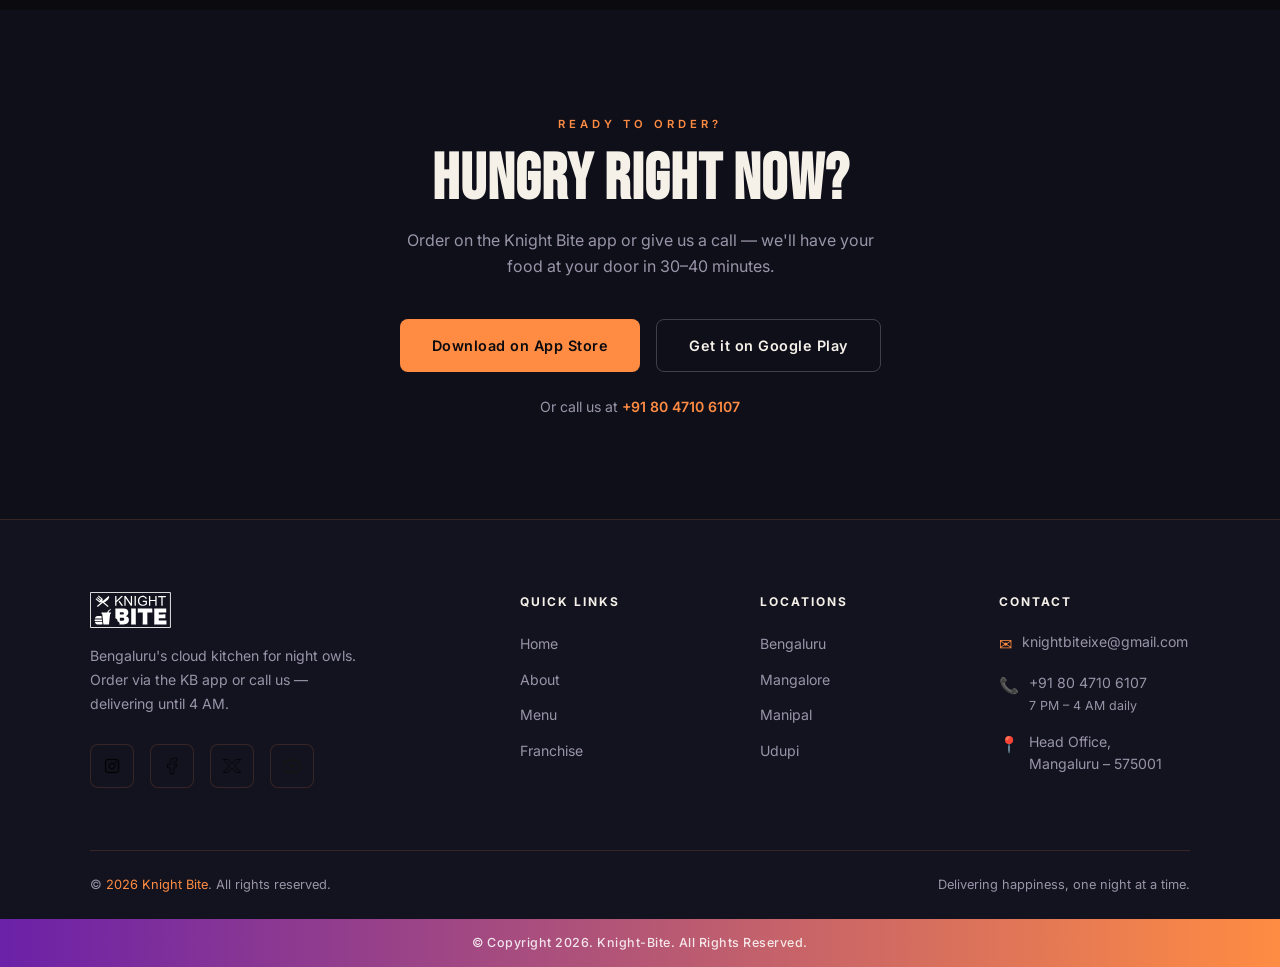
<file: menu.html>
<!DOCTYPE html>
<html lang="en">
<head>
  <meta charset="UTF-8">
  <meta name="viewport" content="width=device-width, initial-scale=1.0">
  <meta name="description" content="Knight Bite Menu — Burgers, fries, wraps, main course, drinks and desserts delivered late night until 4 AM.">
  <title>Menu | Knight Bite</title>
  <link rel="stylesheet" href="./Knight-Bite.css">
  <script src="./Knight-Bite.js"></script>
</head>
<body>

  <!-- ── NAVBAR ─────────────────────────────────── -->
  <header>
    <nav class="navbar">
      <div class="navbar-logo">
        <a href="./Knight-Bite.html">
          <img src="./Knight-Bite/brand-logo.svg" alt="Knight Bite Logo"
               onerror="this.style.display='none'; this.nextElementSibling.style.display='block'">
          <span class="logo-text" style="display:none;">KNIGHT BITE</span>
        </a>
      </div>
      <ul class="navbar-links">
        <li><a href="./Knight-Bite.html">Home</a></li>
        <li><a href="./about.html">About</a></li>
        <li><a href="./menu.html" class="active">Menu</a></li>
        <li><a href="./Franchise.html">Franchise</a></li>
      </ul>
      <button class="hamburger" id="hamburger" aria-label="Toggle navigation" aria-expanded="false">
        <span></span><span></span><span></span>
      </button>
    </nav>
    <ul class="mobile-nav" id="mobileNav">
      <li><a href="./Knight-Bite.html">Home</a></li>
      <li><a href="./about.html">About</a></li>
      <li><a href="./menu.html" class="active">Menu</a></li>
      <li><a href="./Franchise.html">Franchise</a></li>
    </ul>
  </header>

  <!-- ── MENU HERO ──────────────────────────────── -->
  <section class="menu-hero">
    <div class="menu-hero-bg"></div>
    <div class="menu-hero-content">
      <span class="section-eyebrow">What We Serve</span>
      <h1>Our Menu</h1>
      <p>Fresh, hot, and ready — every night from 7 PM to 4 AM.</p>
    </div>
  </section>

  <!-- ── MENU CATEGORIES ────────────────────────── -->
  <section class="section">
    <div class="section-header">
      <span class="section-eyebrow">Browse by Category</span>
      <h2 class="section-title">Pick Your Craving</h2>
      <p class="section-desc">Six categories. Endless combinations. All delivered in 30–40 minutes.</p>
    </div>
    <div class="menu-grid">

      <div class="menu-card">
        <div class="menu-card-icon">
          <img src="./Knight-Bite/icons8-burger-50.png" alt="Burgers">
        </div>
        <h2>Burgers</h2>
        <p>Classic, crispy, loaded — our burgers are the midnight legend.</p>
        <span class="menu-card-arrow">View Items &rarr;</span>
      </div>

      <div class="menu-card">
        <div class="menu-card-icon">
          <img src="./Knight-Bite/icons8-french-fries-50.png" alt="Fries & Starters">
        </div>
        <h2>Fries / Starters</h2>
        <p>Golden fries, loaded bites, and starters to kick things off right.</p>
        <span class="menu-card-arrow">View Items &rarr;</span>
      </div>

      <div class="menu-card">
        <div class="menu-card-icon">
          <img src="./Knight-Bite/icons8-food-bar-50.png" alt="Main Course">
        </div>
        <h2>Main Course</h2>
        <p>Hearty, filling meals for when you need something serious.</p>
        <span class="menu-card-arrow">View Items &rarr;</span>
      </div>

      <div class="menu-card">
        <div class="menu-card-icon">
          <img src="./Knight-Bite/icons8-street-food-50.png" alt="Drinks">
        </div>
        <h2>Drinks</h2>
        <p>Shakes, sodas, and cold sips to go with every bite.</p>
        <span class="menu-card-arrow">View Items &rarr;</span>
      </div>

      <div class="menu-card">
        <div class="menu-card-icon">
          <img src="./Knight-Bite/icons8-wrap-50.png" alt="Wraps">
        </div>
        <h2>Wraps</h2>
        <p>Packed wraps with bold flavours — perfect for late night on the go.</p>
        <span class="menu-card-arrow">View Items &rarr;</span>
      </div>

      <div class="menu-card">
        <div class="menu-card-icon">
          <img src="./Knight-Bite/icons8-dessert-50.png" alt="Desserts">
        </div>
        <h2>Desserts</h2>
        <p>Sweet endings — because every great night deserves one.</p>
        <span class="menu-card-arrow">View Items &rarr;</span>
      </div>

    </div>
  </section>

  <!-- ── ORDER CTA ───────────────────────────────── -->
  <section class="section section-alt" style="text-align:center;">
    <span class="section-eyebrow">Ready to Order?</span>
    <h2 class="section-title" style="margin-bottom:16px;">Hungry Right Now?</h2>
    <p style="color:var(--text-muted); margin-bottom:40px; max-width:480px; margin-left:auto; margin-right:auto;">
      Order on the Knight Bite app or give us a call — we'll have your food at your door in 30–40 minutes.
    </p>
    <div style="display:flex; gap:16px; justify-content:center; flex-wrap:wrap;">
      <a href="https://apps.apple.com/in/app/" class="btn btn-primary" target="_blank" rel="noopener noreferrer">
        Download on App Store
      </a>
      <a href="https://play.google.com/store/apps/" class="btn btn-secondary" target="_blank" rel="noopener noreferrer">
        Get it on Google Play
      </a>
    </div>
    <p style="margin-top:24px; color:var(--text-muted); font-size:0.88rem;">
      Or call us at <a href="tel:+918047106107" style="color:var(--accent); font-weight:600;">+91 80 4710 6107</a>
    </p>
  </section>

  <!-- ── FOOTER ─────────────────────────────────── -->
  <footer class="footer">
    <div class="footer-grid">
      <div class="footer-brand">
        <img src="./Knight-Bite/brand-logo.svg" alt="Knight Bite" style="height:36px;"
             onerror="this.outerHTML='<span style=\'font-family:Bebas Neue,cursive;font-size:1.6rem;color:var(--accent);letter-spacing:3px;\'>KNIGHT BITE</span>'">
        <p>Bengaluru's cloud kitchen for night owls. Order via the KB app or call us — delivering until 4 AM.</p>
        <div class="social-row">
          <a href="https://www.instagram.com/knight_bite/" class="social-link" target="_blank" rel="noopener noreferrer" aria-label="Instagram">
            <img src="./Knight-Bite/Insta logo.png" alt="Instagram">
          </a>
          <a href="https://m.facebook.com/knightbiteIndia/" class="social-link" target="_blank" rel="noopener noreferrer" aria-label="Facebook">
            <img src="./Knight-Bite/Fb logo.png" alt="Facebook">
          </a>
          <a href="https://mobile.twitter.com/knight_bite" class="social-link" target="_blank" rel="noopener noreferrer" aria-label="Twitter">
            <img src="./Knight-Bite/twitter.png" alt="Twitter">
          </a>
          <a href="https://www.youtube.com/channel/UCbUM8v6bBtX8mcVFazJ9IQw" class="social-link" target="_blank" rel="noopener noreferrer" aria-label="YouTube">
            <img src="./Knight-Bite/Youtube1 logo.png" alt="YouTube">
          </a>
        </div>
      </div>
      <div class="footer-col">
        <h4>Quick Links</h4>
        <ul>
          <li><a href="./Knight-Bite.html">Home</a></li>
          <li><a href="./about.html">About</a></li>
          <li><a href="./menu.html">Menu</a></li>
          <li><a href="./Franchise.html">Franchise</a></li>
        </ul>
      </div>
      <div class="footer-col">
        <h4>Locations</h4>
        <ul>
          <li><a href="#">Bengaluru</a></li>
          <li><a href="#">Mangalore</a></li>
          <li><a href="#">Manipal</a></li>
          <li><a href="#">Udupi</a></li>
        </ul>
      </div>
      <div class="footer-col">
        <h4>Contact</h4>
        <div class="footer-contact-item">
          <span>✉</span>
          <span>knightbiteixe@gmail.com</span>
        </div>
        <div class="footer-contact-item">
          <span>📞</span>
          <span>+91 80 4710 6107<br>
          <small style="font-size:0.78rem;">7 PM – 4 AM daily</small></span>
        </div>
        <div class="footer-contact-item">
          <span>📍</span>
          <span>Head Office,<br>Mangaluru – 575001</span>
        </div>
      </div>
    </div>
    <div class="footer-bottom">
      <p>© <span id="year"></span> <span>Knight Bite</span>. All rights reserved.</p>
      <p>Delivering happiness, one night at a time.</p>
    </div>
  </footer>

  <div class="copyright-bar">
    <p>© Copyright <span id="year2"></span>. Knight-Bite. All Rights Reserved.</p>
  </div>

  <script>
    const y = new Date().getFullYear();
    document.getElementById('year').textContent = y;
    document.getElementById('year2').textContent = y;

    const hamburger = document.getElementById('hamburger');
    const mobileNav = document.getElementById('mobileNav');
    hamburger.addEventListener('click', () => {
      const isOpen = mobileNav.classList.toggle('open');
      hamburger.classList.toggle('open', isOpen);
      hamburger.setAttribute('aria-expanded', isOpen);
    });
  </script>
</body>
</html>
</file>
<file: Knight-Bite.css>
/* ============================================================
   KNIGHT BITE — Global Stylesheet
   Palette:
     --bg:         #0A0A0F  (midnight base)
     --bg-card:    #13131F  (card surface)
     --bg-section: #0F0F1A  (alternate sections)
     --accent:     #FF8C42  (warm amber / neon)
     --accent-dim: #CC6B28  (darker amber)
     --text:       #F5F0E8  (warm white)
     --text-muted: #9994A8  (muted body)
     --purple:     #6B21A8  (depth glow)
     --border:     rgba(255,140,66,0.15)
   ============================================================ */

@import url('https://fonts.googleapis.com/css2?family=Bebas+Neue&family=Inter:wght@300;400;500;600;700&display=swap');

/* ── Reset ─────────────────────────────────────────────── */
*, *::before, *::after {
  margin: 0;
  padding: 0;
  box-sizing: border-box;
}

:root {
  --bg:         #0A0A0F;
  --bg-card:    #13131F;
  --bg-section: #0F0F1A;
  --accent:     #FF8C42;
  --accent-dim: #CC6B28;
  --text:       #F5F0E8;
  --text-muted: #9994A8;
  --purple:     #6B21A8;
  --border:     rgba(255,140,66,0.15);
  --radius:     12px;
  --transition: 0.3s ease;
}

html { scroll-behavior: smooth; }

body {
  background-color: var(--bg);
  color: var(--text);
  font-family: 'Inter', sans-serif;
  font-size: 16px;
  line-height: 1.6;
  overflow-x: hidden;
}

img { max-width: 100%; display: block; }

a { text-decoration: none; color: inherit; cursor: pointer; }

ul { list-style: none; }

/* ── Scrollbar ──────────────────────────────────────────── */
::-webkit-scrollbar { width: 6px; }
::-webkit-scrollbar-track { background: var(--bg); }
::-webkit-scrollbar-thumb { background: var(--accent-dim); border-radius: 3px; }

/* ── NAVBAR ─────────────────────────────────────────────── */
.navbar {
  position: sticky;
  top: 0;
  z-index: 1000;
  display: flex;
  align-items: center;
  justify-content: space-between;
  padding: 0 60px;
  height: 72px;
  background: rgba(10, 10, 15, 0.92);
  backdrop-filter: blur(12px);
  -webkit-backdrop-filter: blur(12px);
  border-bottom: 1px solid var(--border);
}

.navbar-logo img {
  height: 40px;
  width: auto;
}

.navbar-logo .logo-text {
  font-family: 'Bebas Neue', cursive;
  font-size: 1.8rem;
  letter-spacing: 3px;
  color: var(--accent);
}

.navbar-links {
  display: flex;
  gap: 40px;
  align-items: center;
}

.navbar-links li a {
  font-size: 0.85rem;
  font-weight: 500;
  letter-spacing: 1.5px;
  text-transform: uppercase;
  color: var(--text-muted);
  transition: color var(--transition);
  position: relative;
  padding-bottom: 4px;
}

.navbar-links li a::after {
  content: '';
  position: absolute;
  bottom: 0; left: 0;
  width: 0; height: 2px;
  background: var(--accent);
  transition: width var(--transition);
}

.navbar-links li a:hover,
.navbar-links li a.active {
  color: var(--text);
}

.navbar-links li a:hover::after,
.navbar-links li a.active::after {
  width: 100%;
}

/* Hamburger (mobile) */
.hamburger {
  display: none;
  flex-direction: column;
  gap: 5px;
  cursor: pointer;
  background: none;
  border: none;
  padding: 4px;
}
.hamburger span {
  display: block;
  width: 24px; height: 2px;
  background: var(--text);
  border-radius: 2px;
  transition: all var(--transition);
}
.hamburger.open span:nth-child(1) { transform: translateY(7px) rotate(45deg); }
.hamburger.open span:nth-child(2) { opacity: 0; }
.hamburger.open span:nth-child(3) { transform: translateY(-7px) rotate(-45deg); }

/* Mobile nav overlay */
.mobile-nav {
  display: none;
  position: fixed;
  top: 72px; left: 0; right: 0;
  background: rgba(10,10,15,0.98);
  backdrop-filter: blur(12px);
  z-index: 999;
  padding: 32px 40px;
  border-bottom: 1px solid var(--border);
  flex-direction: column;
  gap: 28px;
}
.mobile-nav.open { display: flex; }
.mobile-nav li a {
  font-size: 1.2rem;
  font-weight: 500;
  letter-spacing: 1px;
  text-transform: uppercase;
  color: var(--text-muted);
  transition: color var(--transition);
}
.mobile-nav li a:hover,
.mobile-nav li a.active { color: var(--accent); }

/* ── HERO (Home) ─────────────────────────────────────────── */
.hero {
  position: relative;
  width: 100%;
  min-height: 100vh;
  display: flex;
  flex-direction: column;
  align-items: center;
  justify-content: center;
  text-align: center;
  padding: 120px 40px 80px;
  overflow: hidden;
  background: var(--bg);
}

.hero-bg {
  position: absolute;
  inset: 0;
  background: url('./Knight-Bite/app-link-background.svg') center/cover no-repeat;
  opacity: 0.18;
  z-index: 0;
}

.hero-glow {
  position: absolute;
  width: 600px; height: 600px;
  border-radius: 50%;
  background: radial-gradient(circle, rgba(255,140,66,0.12) 0%, transparent 70%);
  top: 50%; left: 50%;
  transform: translate(-50%, -50%);
  z-index: 0;
  pointer-events: none;
}

.hero-content { position: relative; z-index: 1; max-width: 900px; }

.hero-eyebrow {
  display: inline-block;
  font-size: 0.75rem;
  font-weight: 600;
  letter-spacing: 4px;
  text-transform: uppercase;
  color: var(--accent);
  border: 1px solid var(--border);
  padding: 6px 18px;
  border-radius: 100px;
  margin-bottom: 28px;
}

.hero-title {
  font-family: 'Bebas Neue', cursive;
  font-size: clamp(3.5rem, 10vw, 8rem);
  line-height: 0.95;
  letter-spacing: 2px;
  color: var(--text);
  margin-bottom: 24px;
}

.hero-title .accent-word { color: var(--accent); }

.hero-subtitle {
  font-size: clamp(1rem, 2vw, 1.2rem);
  color: var(--text-muted);
  max-width: 540px;
  margin: 0 auto 48px;
  line-height: 1.7;
}

.hero-cta {
  display: flex;
  gap: 16px;
  justify-content: center;
  flex-wrap: wrap;
}

.btn {
  display: inline-flex;
  align-items: center;
  gap: 8px;
  padding: 14px 32px;
  border-radius: 8px;
  font-weight: 600;
  font-size: 0.9rem;
  letter-spacing: 0.5px;
  transition: all var(--transition);
  cursor: pointer;
  border: none;
}

.btn-primary {
  background: var(--accent);
  color: #0A0A0F;
}
.btn-primary:hover {
  background: #ffaa6e;
  transform: translateY(-2px);
  box-shadow: 0 8px 24px rgba(255,140,66,0.35);
}

.btn-secondary {
  background: transparent;
  color: var(--text);
  border: 1px solid rgba(255,255,255,0.2);
}
.btn-secondary:hover {
  border-color: var(--accent);
  color: var(--accent);
  transform: translateY(-2px);
}

/* Store badges */
.store-badges {
  display: flex;
  gap: 20px;
  justify-content: center;
  flex-wrap: wrap;
  margin-top: 60px;
}

.store-badge {
  display: flex;
  align-items: center;
  gap: 10px;
  background: var(--bg-card);
  border: 1px solid var(--border);
  border-radius: 10px;
  padding: 12px 24px;
  transition: all var(--transition);
}
.store-badge:hover {
  border-color: var(--accent);
  transform: translateY(-2px);
  box-shadow: 0 8px 20px rgba(255,140,66,0.15);
}
.store-badge svg { color: var(--accent); }
.store-badge-text { text-align: left; }
.store-badge-text small {
  display: block;
  font-size: 0.65rem;
  color: var(--text-muted);
  text-transform: uppercase;
  letter-spacing: 1px;
}
.store-badge-text strong {
  font-size: 1rem;
  color: var(--text);
  font-weight: 600;
}

/* ── SECTION UTILITY ─────────────────────────────────────── */
.section {
  padding: 100px 60px;
}

.section-alt {
  background: var(--bg-section);
}

.section-header {
  text-align: center;
  margin-bottom: 64px;
}

.section-eyebrow {
  display: inline-block;
  font-size: 0.7rem;
  font-weight: 600;
  letter-spacing: 4px;
  text-transform: uppercase;
  color: var(--accent);
  margin-bottom: 14px;
}

.section-title {
  font-family: 'Bebas Neue', cursive;
  font-size: clamp(2.5rem, 5vw, 4rem);
  letter-spacing: 1px;
  color: var(--text);
  line-height: 1;
}

.section-desc {
  margin-top: 16px;
  color: var(--text-muted);
  font-size: 1rem;
  max-width: 540px;
  margin-left: auto;
  margin-right: auto;
}

/* ── FEATURES ────────────────────────────────────────────── */
.features-grid {
  display: grid;
  grid-template-columns: repeat(auto-fit, minmax(180px, 1fr));
  gap: 24px;
  max-width: 1100px;
  margin: 0 auto;
}

.feature-card {
  background: var(--bg-card);
  border: 1px solid var(--border);
  border-radius: var(--radius);
  padding: 36px 24px;
  text-align: center;
  transition: all var(--transition);
}
.feature-card:hover {
  border-color: var(--accent);
  transform: translateY(-4px);
  box-shadow: 0 12px 32px rgba(255,140,66,0.12);
}

.feature-icon {
  width: 56px; height: 56px;
  background: rgba(255,140,66,0.1);
  border-radius: 50%;
  display: flex;
  align-items: center;
  justify-content: center;
  margin: 0 auto 20px;
}
.feature-icon img { width: 28px; height: 28px; }

.feature-card h3 {
  font-size: 1rem;
  font-weight: 600;
  color: var(--text);
  margin-bottom: 8px;
}
.feature-card p {
  font-size: 0.85rem;
  color: var(--text-muted);
  line-height: 1.5;
}

/* ── QUOTE SECTION ───────────────────────────────────────── */
.quote-section {
  position: relative;
  padding: 120px 60px;
  text-align: center;
  overflow: hidden;
}
.quote-section .quote-bg {
  position: absolute;
  inset: 0;
  background: url('./Knight-Bite/bg\ img2') center/cover no-repeat;
  opacity: 0.12;
  z-index: 0;
}
.quote-section blockquote {
  position: relative;
  z-index: 1;
  font-family: 'Bebas Neue', cursive;
  font-size: clamp(2.5rem, 6vw, 5.5rem);
  letter-spacing: 2px;
  color: var(--text);
  max-width: 900px;
  margin: 0 auto;
  line-height: 1.1;
}
.quote-section blockquote span { color: var(--accent); }

/* ── MENU PAGE ───────────────────────────────────────────── */
.menu-hero {
  position: relative;
  width: 100%;
  min-height: 55vh;
  display: flex;
  align-items: center;
  justify-content: center;
  overflow: hidden;
}
.menu-hero-bg {
  position: absolute;
  inset: 0;
  background: url('https://nrzl4apc.knight-bite.com/main/res/menu/banner.webp') center/cover no-repeat;
  opacity: 0.25;
  z-index: 0;
}
.menu-hero-content {
  position: relative;
  z-index: 1;
  text-align: center;
  padding: 80px 40px;
}
.menu-hero-content h1 {
  font-family: 'Bebas Neue', cursive;
  font-size: clamp(3rem, 8vw, 7rem);
  letter-spacing: 3px;
  color: var(--text);
}
.menu-hero-content p {
  margin-top: 12px;
  color: var(--text-muted);
  font-size: 1rem;
}

.menu-grid {
  display: grid;
  grid-template-columns: repeat(auto-fit, minmax(260px, 1fr));
  gap: 24px;
  max-width: 1100px;
  margin: 0 auto;
}

.menu-card {
  background: var(--bg-card);
  border: 1px solid var(--border);
  border-radius: var(--radius);
  padding: 40px 24px;
  display: flex;
  flex-direction: column;
  align-items: center;
  gap: 16px;
  cursor: pointer;
  transition: all var(--transition);
  text-align: center;
}
.menu-card:hover {
  border-color: var(--accent);
  transform: translateY(-6px);
  box-shadow: 0 16px 40px rgba(255,140,66,0.15);
}
.menu-card-icon {
  width: 72px; height: 72px;
  background: rgba(255,140,66,0.08);
  border-radius: 50%;
  display: flex;
  align-items: center;
  justify-content: center;
  border: 1px solid var(--border);
  transition: all var(--transition);
}
.menu-card:hover .menu-card-icon {
  background: rgba(255,140,66,0.18);
  border-color: var(--accent);
}
.menu-card-icon img { width: 36px; height: 36px; }

.menu-card h2 {
  font-family: 'Bebas Neue', cursive;
  font-size: 1.6rem;
  letter-spacing: 1px;
  color: var(--text);
}
.menu-card p {
  font-size: 0.83rem;
  color: var(--text-muted);
}
.menu-card-arrow {
  display: inline-flex;
  align-items: center;
  gap: 6px;
  font-size: 0.8rem;
  font-weight: 600;
  color: var(--accent);
  letter-spacing: 1px;
  text-transform: uppercase;
  margin-top: auto;
  transition: gap var(--transition);
}
.menu-card:hover .menu-card-arrow { gap: 10px; }

/* ── ABOUT PAGE ──────────────────────────────────────────── */
.about-hero {
  position: relative;
  min-height: 60vh;
  display: flex;
  align-items: center;
  justify-content: center;
  overflow: hidden;
}
.about-hero-bg {
  position: absolute;
  inset: 0;
  background: url('./Knight-Bite/inner-banner1') center/cover no-repeat;
  opacity: 0.2;
  z-index: 0;
}
.about-hero-content {
  position: relative;
  z-index: 1;
  text-align: center;
  padding: 80px 40px;
  max-width: 900px;
}
.about-hero-content h1 {
  font-family: 'Bebas Neue', cursive;
  font-size: clamp(2.5rem, 7vw, 6rem);
  letter-spacing: 2px;
  color: var(--text);
  line-height: 1;
  margin-bottom: 20px;
}
.about-hero-content p {
  color: var(--text-muted);
  font-size: clamp(0.95rem, 1.5vw, 1.1rem);
  line-height: 1.8;
  max-width: 680px;
  margin: 0 auto;
}

.about-grid {
  display: grid;
  grid-template-columns: 1fr 1fr;
  gap: 64px;
  align-items: center;
  max-width: 1100px;
  margin: 0 auto;
}

.about-text h2 {
  font-family: 'Bebas Neue', cursive;
  font-size: clamp(2rem, 4vw, 3rem);
  letter-spacing: 1px;
  color: var(--text);
  margin-bottom: 20px;
}
.about-text p {
  color: var(--text-muted);
  line-height: 1.8;
  margin-bottom: 16px;
}

.about-img-wrap {
  position: relative;
  border-radius: var(--radius);
  overflow: hidden;
  border: 1px solid var(--border);
}
.about-img-wrap::before {
  content: '';
  position: absolute;
  inset: 0;
  background: linear-gradient(135deg, rgba(255,140,66,0.15), transparent);
  z-index: 1;
  pointer-events: none;
}
.about-img-wrap img {
  width: 100%;
  height: 100%;
  object-fit: cover;
  min-height: 340px;
}

.locations-grid {
  display: grid;
  grid-template-columns: repeat(auto-fit, minmax(220px, 1fr));
  gap: 20px;
  max-width: 1100px;
  margin: 0 auto;
}
.location-card {
  background: var(--bg-card);
  border: 1px solid var(--border);
  border-radius: var(--radius);
  padding: 28px 24px;
  transition: all var(--transition);
}
.location-card:hover {
  border-color: var(--accent);
  transform: translateY(-3px);
}
.location-card h3 {
  font-family: 'Bebas Neue', cursive;
  font-size: 1.5rem;
  letter-spacing: 1px;
  color: var(--accent);
  margin-bottom: 8px;
}
.location-card p {
  font-size: 0.88rem;
  color: var(--text-muted);
}
.location-card .hours {
  display: flex;
  align-items: center;
  gap: 8px;
  margin-top: 12px;
  font-size: 0.85rem;
  color: var(--text);
  font-weight: 500;
}
.hours-dot {
  width: 8px; height: 8px;
  background: #4ade80;
  border-radius: 50%;
  box-shadow: 0 0 8px #4ade80;
}

/* ── SOCIAL / FOLLOW ─────────────────────────────────────── */
.social-row {
  display: flex;
  gap: 16px;
  flex-wrap: wrap;
}

.social-link {
  display: flex;
  align-items: center;
  justify-content: center;
  width: 44px; height: 44px;
  background: var(--bg-card);
  border: 1px solid var(--border);
  border-radius: 8px;
  transition: all var(--transition);
}
.social-link:hover {
  border-color: var(--accent);
  background: rgba(255,140,66,0.1);
  transform: translateY(-2px);
}
.social-link img { width: 20px; height: 20px; filter: brightness(0.8); }
.social-link:hover img { filter: brightness(1.2); }

/* ── FRANCHISE PAGE ──────────────────────────────────────── */
.franchise-hero {
  min-height: 55vh;
  display: flex;
  align-items: center;
  justify-content: center;
  text-align: center;
  padding: 80px 40px;
  background: radial-gradient(ellipse at center, rgba(107,33,168,0.2) 0%, var(--bg) 70%);
}
.franchise-hero h1 {
  font-family: 'Bebas Neue', cursive;
  font-size: clamp(3rem, 8vw, 7rem);
  letter-spacing: 3px;
  color: var(--text);
  margin-bottom: 20px;
}
.franchise-hero p {
  color: var(--text-muted);
  font-size: 1.1rem;
  max-width: 580px;
  margin: 0 auto 40px;
}

.franchise-stats {
  display: grid;
  grid-template-columns: repeat(auto-fit, minmax(180px, 1fr));
  gap: 24px;
  max-width: 900px;
  margin: 0 auto 80px;
}
.stat-card {
  background: var(--bg-card);
  border: 1px solid var(--border);
  border-radius: var(--radius);
  padding: 32px 24px;
  text-align: center;
}
.stat-card .stat-number {
  font-family: 'Bebas Neue', cursive;
  font-size: 3rem;
  color: var(--accent);
  letter-spacing: 1px;
  line-height: 1;
}
.stat-card .stat-label {
  font-size: 0.8rem;
  color: var(--text-muted);
  text-transform: uppercase;
  letter-spacing: 1.5px;
  margin-top: 8px;
}

.franchise-form-wrap {
  max-width: 680px;
  margin: 0 auto;
  background: var(--bg-card);
  border: 1px solid var(--border);
  border-radius: 16px;
  padding: 48px 48px;
}
.franchise-form-wrap h2 {
  font-family: 'Bebas Neue', cursive;
  font-size: 2.5rem;
  letter-spacing: 1px;
  color: var(--text);
  margin-bottom: 8px;
}
.franchise-form-wrap p {
  color: var(--text-muted);
  font-size: 0.9rem;
  margin-bottom: 36px;
}

.form-row {
  display: grid;
  grid-template-columns: 1fr 1fr;
  gap: 16px;
}
.form-group {
  display: flex;
  flex-direction: column;
  gap: 8px;
  margin-bottom: 20px;
}
.form-group label {
  font-size: 0.8rem;
  font-weight: 600;
  color: var(--text-muted);
  letter-spacing: 0.5px;
  text-transform: uppercase;
}
.form-group input,
.form-group select,
.form-group textarea {
  background: rgba(255,255,255,0.04);
  border: 1px solid rgba(255,255,255,0.1);
  border-radius: 8px;
  padding: 12px 16px;
  font-size: 0.9rem;
  color: var(--text);
  font-family: 'Inter', sans-serif;
  transition: border-color var(--transition);
  appearance: none;
  -webkit-appearance: none;
}
.form-group input::placeholder,
.form-group textarea::placeholder {
  color: rgba(153,148,168,0.5);
}
.form-group input:focus,
.form-group select:focus,
.form-group textarea:focus {
  outline: none;
  border-color: var(--accent);
  background: rgba(255,140,66,0.04);
}
.form-group textarea { resize: vertical; min-height: 120px; }
.form-group select option { background: var(--bg-card); color: var(--text); }

.form-success {
  display: none;
  text-align: center;
  padding: 20px;
  color: #4ade80;
  font-size: 0.9rem;
  font-weight: 500;
}

/* ── FOOTER ──────────────────────────────────────────────── */
.footer {
  background: var(--bg-card);
  border-top: 1px solid var(--border);
  padding: 72px 60px 0;
}

.footer-grid {
  display: grid;
  grid-template-columns: 2fr 1fr 1fr 1fr;
  gap: 48px;
  max-width: 1100px;
  margin: 0 auto 60px;
}

.footer-brand p {
  color: var(--text-muted);
  font-size: 0.88rem;
  line-height: 1.7;
  margin: 16px 0 28px;
  max-width: 280px;
}

.footer-col h4 {
  font-size: 0.75rem;
  font-weight: 700;
  letter-spacing: 2px;
  text-transform: uppercase;
  color: var(--text);
  margin-bottom: 20px;
}

.footer-col ul li {
  margin-bottom: 10px;
}
.footer-col ul li a {
  font-size: 0.88rem;
  color: var(--text-muted);
  transition: color var(--transition);
}
.footer-col ul li a:hover { color: var(--accent); }

.footer-contact-item {
  display: flex;
  gap: 10px;
  align-items: flex-start;
  margin-bottom: 14px;
  font-size: 0.88rem;
  color: var(--text-muted);
}
.footer-contact-item span:first-child {
  color: var(--accent);
  font-size: 1rem;
  flex-shrink: 0;
  margin-top: 1px;
}

/* Email subscribe */
.email-subscribe {
  display: flex;
  gap: 0;
  margin-top: 8px;
}
.email-subscribe input {
  flex: 1;
  background: rgba(255,255,255,0.05);
  border: 1px solid rgba(255,255,255,0.1);
  border-right: none;
  border-radius: 8px 0 0 8px;
  padding: 10px 16px;
  font-size: 0.85rem;
  color: var(--text);
  font-family: 'Inter', sans-serif;
  transition: border-color var(--transition);
}
.email-subscribe input::placeholder { color: rgba(153,148,168,0.5); }
.email-subscribe input:focus {
  outline: none;
  border-color: var(--accent);
}
.email-subscribe button {
  background: var(--accent);
  color: #0A0A0F;
  border: none;
  border-radius: 0 8px 8px 0;
  padding: 10px 18px;
  font-weight: 700;
  font-size: 0.8rem;
  cursor: pointer;
  font-family: 'Inter', sans-serif;
  transition: background var(--transition);
  white-space: nowrap;
}
.email-subscribe button:hover { background: #ffaa6e; }

.subscribe-msg {
  display: none;
  font-size: 0.8rem;
  color: #4ade80;
  margin-top: 8px;
  font-weight: 500;
}
.subscribe-msg.show { display: block; }

/* Footer bottom */
.footer-bottom {
  border-top: 1px solid var(--border);
  padding: 24px 0;
  display: flex;
  align-items: center;
  justify-content: space-between;
  max-width: 1100px;
  margin: 0 auto;
  gap: 16px;
  flex-wrap: wrap;
}
.footer-bottom p {
  font-size: 0.8rem;
  color: var(--text-muted);
}
.footer-bottom p span { color: var(--accent); }

/* ── COPYRIGHT BAR ───────────────────────────────────────── */
.copyright-bar {
  background: linear-gradient(90deg, #6B21A8 0%, #FF8C42 100%);
  padding: 14px 40px;
  text-align: center;
}
.copyright-bar p {
  font-size: 0.78rem;
  color: rgba(255,255,255,0.85);
  letter-spacing: 0.5px;
  font-weight: 500;
}

/* ── RESPONSIVE ──────────────────────────────────────────── */
@media (max-width: 1024px) {
  .footer-grid { grid-template-columns: 1fr 1fr; }
  .about-grid { grid-template-columns: 1fr; }
  .about-img-wrap { max-height: 300px; }
}

@media (max-width: 768px) {
  .navbar { padding: 0 24px; }
  .navbar-links { display: none; }
  .hamburger { display: flex; }
  .section { padding: 72px 24px; }
  .quote-section { padding: 72px 24px; }
  .footer { padding: 56px 24px 0; }
  .footer-grid { grid-template-columns: 1fr; gap: 36px; }
  .footer-bottom { justify-content: center; text-align: center; }
  .form-row { grid-template-columns: 1fr; }
  .franchise-form-wrap { padding: 32px 24px; }
  .hero { padding: 80px 24px 60px; }
  .menu-hero-content { padding: 60px 24px; }
  .about-hero-content { padding: 60px 24px; }
  .footer-brand p { max-width: 100%; }
}

@media (max-width: 480px) {
  .hero-cta { flex-direction: column; align-items: center; }
  .store-badges { flex-direction: column; align-items: center; }
  .franchise-stats { grid-template-columns: 1fr 1fr; }
}

@media (prefers-reduced-motion: reduce) {
  *, *::before, *::after {
    transition: none !important;
    animation: none !important;
  }
}
</file>
